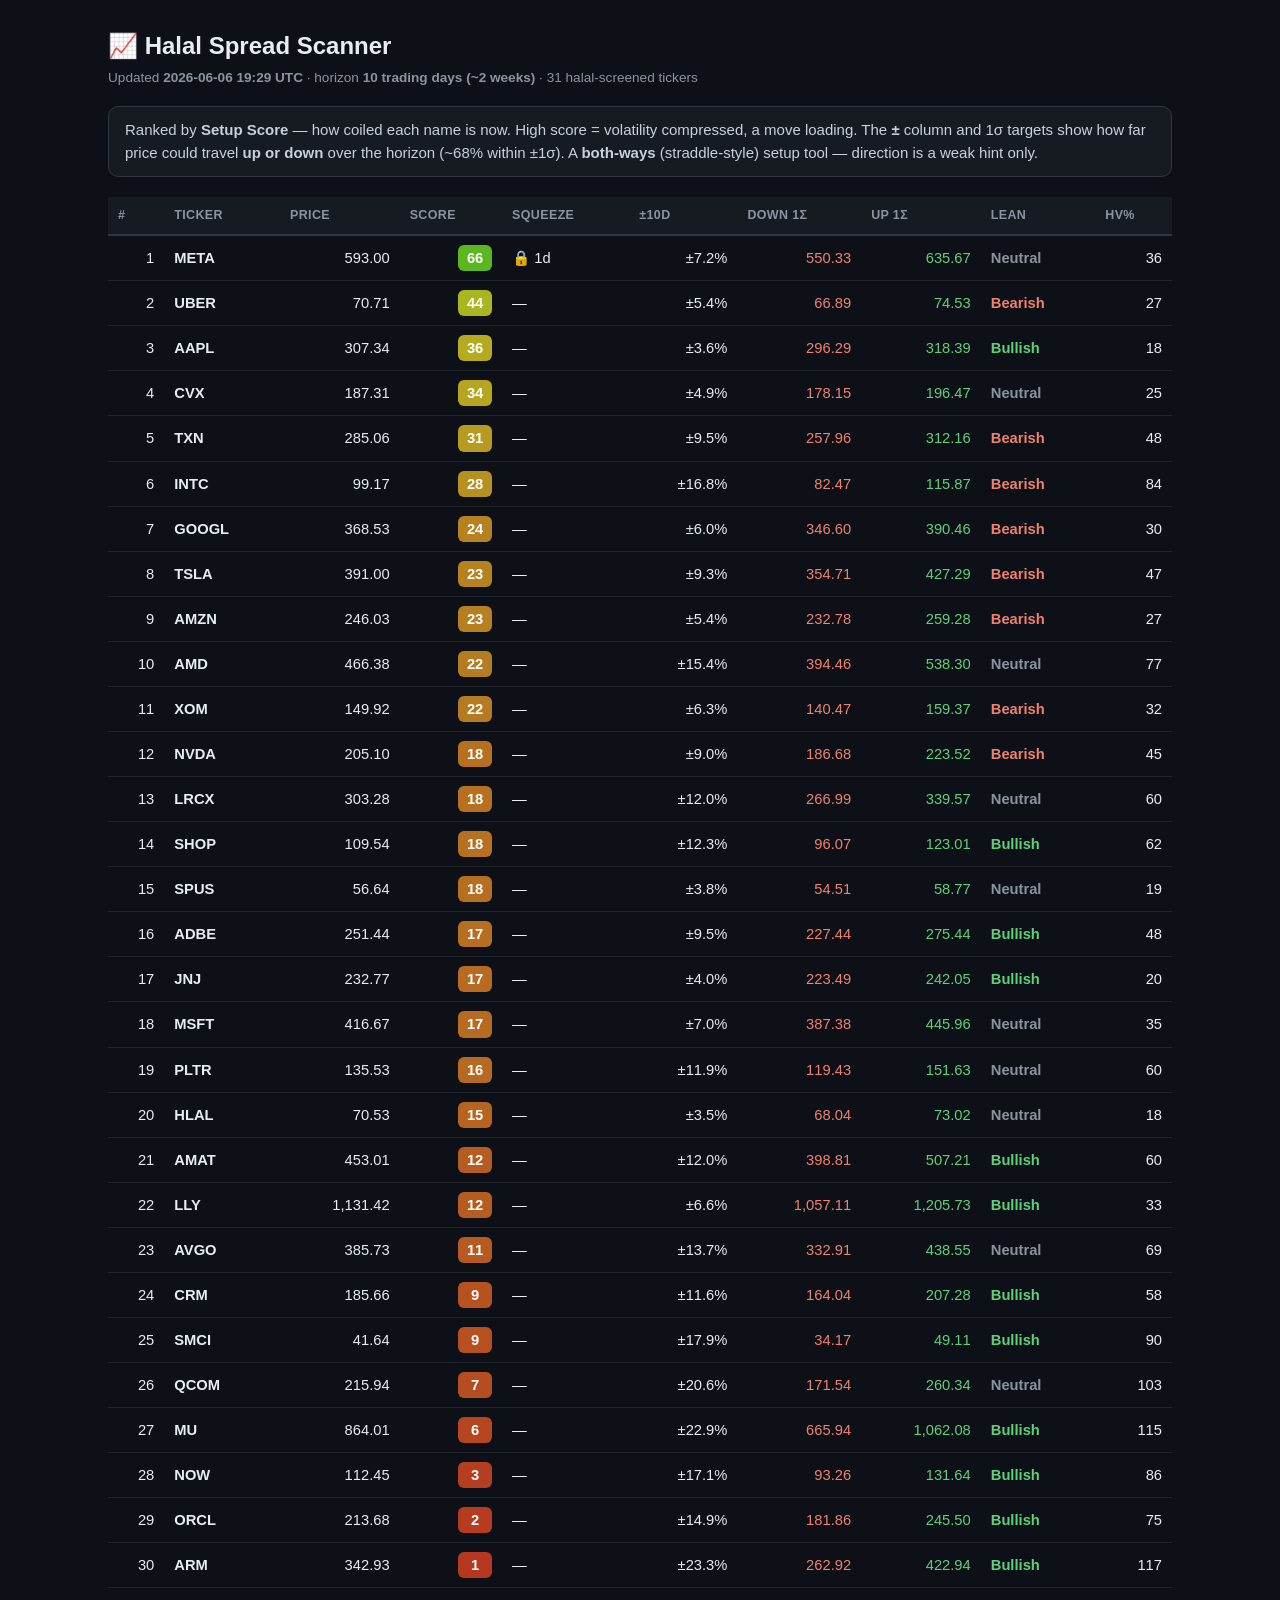
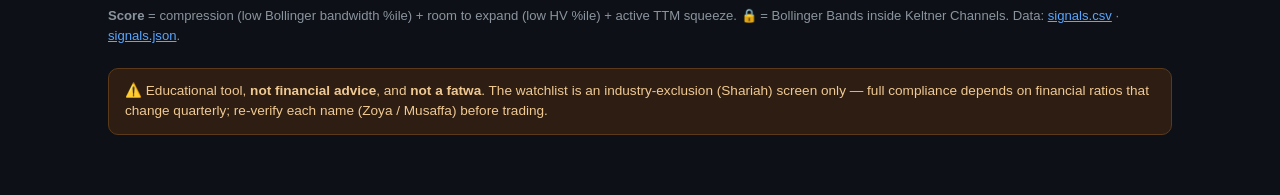
<file: output/index.html>
<!doctype html>
<html lang="en"><head>
<meta charset="utf-8">
<meta name="viewport" content="width=device-width, initial-scale=1">
<title>Halal Spread Scanner</title>
<style>
  :root { color-scheme: dark; }
  * { box-sizing: border-box; }
  body { margin: 0; background: #0d1117; color: #e6edf3;
    font: 15px/1.5 -apple-system, Segoe UI, Roboto, Helvetica, Arial, sans-serif; }
  .wrap { max-width: 1100px; margin: 0 auto; padding: 28px 18px 60px; }
  h1 { font-size: 1.5rem; margin: 0 0 4px; }
  .meta { color: #8b949e; font-size: .85rem; margin-bottom: 18px; }
  .lede { color: #c9d1d9; background: #161b22; border: 1px solid #30363d;
    border-radius: 10px; padding: 12px 16px; margin-bottom: 20px; }
  table { width: 100%; border-collapse: collapse; font-size: .92rem; }
  thead th { position: sticky; top: 0; background: #161b22; text-align: left;
    padding: 9px 10px; border-bottom: 2px solid #30363d; font-size: .78rem;
    text-transform: uppercase; letter-spacing: .03em; color: #8b949e; }
  tbody td { padding: 9px 10px; border-bottom: 1px solid #21262d; }
  tbody tr:hover { background: #161b22; }
  .num { text-align: right; font-variant-numeric: tabular-nums; }
  .tkr { font-weight: 700; }
  .score { display: inline-block; min-width: 34px; text-align: center;
    padding: 2px 8px; border-radius: 6px; font-weight: 700; color: #fff; }
  .down { color: #f0816f; } .up { color: #5fd07a; }
  .lean { font-weight: 600; }
  .bull { color: #5fd07a; } .bear { color: #f0816f; } .neut { color: #8b949e; }
  .legend { color: #8b949e; font-size: .82rem; margin-top: 18px; }
  .legend code { background: #161b22; padding: 1px 6px; border-radius: 4px; }
  .warn { margin-top: 22px; padding: 12px 16px; border-radius: 10px;
    background: #2d1d12; border: 1px solid #5a3a1a; color: #f0c992; font-size: .85rem; }
  a { color: #58a6ff; }
</style></head>
<body><div class="wrap">
  <h1>📈 Halal Spread Scanner</h1>
  <div class="meta">Updated <b>2026-06-06 19:29 UTC</b> · horizon <b>10 trading days (~2 weeks)</b> · 31 halal-screened tickers</div>
  <div class="lede">
    Ranked by <b>Setup Score</b> — how coiled each name is now. High score = volatility
    compressed, a move loading. The <b>±</b> column and 1σ targets show how far price
    could travel <b>up or down</b> over the horizon (~68% within ±1σ). A <b>both-ways</b>
    (straddle-style) setup tool — direction is a weak hint only.
  </div>
  <table>
    <thead><tr>
      <th>#</th><th>Ticker</th><th>Price</th><th>Score</th><th>Squeeze</th>
      <th>±10d</th><th>Down 1σ</th><th>Up 1σ</th><th>Lean</th><th>HV%</th>
    </tr></thead>
    <tbody>
<tr>
  <td class="num">1</td>
  <td class="tkr">META</td>
  <td class="num">593.00</td>
  <td class="num"><span class="score" style="background:hsl(96 70% 42%)">66</span></td>
  <td>🔒 1d</td>
  <td class="num">±7.2%</td>
  <td class="num down">550.33</td>
  <td class="num up">635.67</td>
  <td class="lean neut">Neutral</td>
  <td class="num">36</td>
</tr>
<tr>
  <td class="num">2</td>
  <td class="tkr">UBER</td>
  <td class="num">70.71</td>
  <td class="num"><span class="score" style="background:hsl(65 70% 42%)">44</span></td>
  <td>—</td>
  <td class="num">±5.4%</td>
  <td class="num down">66.89</td>
  <td class="num up">74.53</td>
  <td class="lean bear">Bearish</td>
  <td class="num">27</td>
</tr>
<tr>
  <td class="num">3</td>
  <td class="tkr">AAPL</td>
  <td class="num">307.34</td>
  <td class="num"><span class="score" style="background:hsl(55 70% 42%)">36</span></td>
  <td>—</td>
  <td class="num">±3.6%</td>
  <td class="num down">296.29</td>
  <td class="num up">318.39</td>
  <td class="lean bull">Bullish</td>
  <td class="num">18</td>
</tr>
<tr>
  <td class="num">4</td>
  <td class="tkr">CVX</td>
  <td class="num">187.31</td>
  <td class="num"><span class="score" style="background:hsl(53 70% 42%)">34</span></td>
  <td>—</td>
  <td class="num">±4.9%</td>
  <td class="num down">178.15</td>
  <td class="num up">196.47</td>
  <td class="lean neut">Neutral</td>
  <td class="num">25</td>
</tr>
<tr>
  <td class="num">5</td>
  <td class="tkr">TXN</td>
  <td class="num">285.06</td>
  <td class="num"><span class="score" style="background:hsl(49 70% 42%)">31</span></td>
  <td>—</td>
  <td class="num">±9.5%</td>
  <td class="num down">257.96</td>
  <td class="num up">312.16</td>
  <td class="lean bear">Bearish</td>
  <td class="num">48</td>
</tr>
<tr>
  <td class="num">6</td>
  <td class="tkr">INTC</td>
  <td class="num">99.17</td>
  <td class="num"><span class="score" style="background:hsl(45 70% 42%)">28</span></td>
  <td>—</td>
  <td class="num">±16.8%</td>
  <td class="num down">82.47</td>
  <td class="num up">115.87</td>
  <td class="lean bear">Bearish</td>
  <td class="num">84</td>
</tr>
<tr>
  <td class="num">7</td>
  <td class="tkr">GOOGL</td>
  <td class="num">368.53</td>
  <td class="num"><span class="score" style="background:hsl(39 70% 42%)">24</span></td>
  <td>—</td>
  <td class="num">±6.0%</td>
  <td class="num down">346.60</td>
  <td class="num up">390.46</td>
  <td class="lean bear">Bearish</td>
  <td class="num">30</td>
</tr>
<tr>
  <td class="num">8</td>
  <td class="tkr">TSLA</td>
  <td class="num">391.00</td>
  <td class="num"><span class="score" style="background:hsl(39 70% 42%)">23</span></td>
  <td>—</td>
  <td class="num">±9.3%</td>
  <td class="num down">354.71</td>
  <td class="num up">427.29</td>
  <td class="lean bear">Bearish</td>
  <td class="num">47</td>
</tr>
<tr>
  <td class="num">9</td>
  <td class="tkr">AMZN</td>
  <td class="num">246.03</td>
  <td class="num"><span class="score" style="background:hsl(38 70% 42%)">23</span></td>
  <td>—</td>
  <td class="num">±5.4%</td>
  <td class="num down">232.78</td>
  <td class="num up">259.28</td>
  <td class="lean bear">Bearish</td>
  <td class="num">27</td>
</tr>
<tr>
  <td class="num">10</td>
  <td class="tkr">AMD</td>
  <td class="num">466.38</td>
  <td class="num"><span class="score" style="background:hsl(37 70% 42%)">22</span></td>
  <td>—</td>
  <td class="num">±15.4%</td>
  <td class="num down">394.46</td>
  <td class="num up">538.30</td>
  <td class="lean neut">Neutral</td>
  <td class="num">77</td>
</tr>
<tr>
  <td class="num">11</td>
  <td class="tkr">XOM</td>
  <td class="num">149.92</td>
  <td class="num"><span class="score" style="background:hsl(36 70% 42%)">22</span></td>
  <td>—</td>
  <td class="num">±6.3%</td>
  <td class="num down">140.47</td>
  <td class="num up">159.37</td>
  <td class="lean bear">Bearish</td>
  <td class="num">32</td>
</tr>
<tr>
  <td class="num">12</td>
  <td class="tkr">NVDA</td>
  <td class="num">205.10</td>
  <td class="num"><span class="score" style="background:hsl(32 70% 42%)">18</span></td>
  <td>—</td>
  <td class="num">±9.0%</td>
  <td class="num down">186.68</td>
  <td class="num up">223.52</td>
  <td class="lean bear">Bearish</td>
  <td class="num">45</td>
</tr>
<tr>
  <td class="num">13</td>
  <td class="tkr">LRCX</td>
  <td class="num">303.28</td>
  <td class="num"><span class="score" style="background:hsl(32 70% 42%)">18</span></td>
  <td>—</td>
  <td class="num">±12.0%</td>
  <td class="num down">266.99</td>
  <td class="num up">339.57</td>
  <td class="lean neut">Neutral</td>
  <td class="num">60</td>
</tr>
<tr>
  <td class="num">14</td>
  <td class="tkr">SHOP</td>
  <td class="num">109.54</td>
  <td class="num"><span class="score" style="background:hsl(32 70% 42%)">18</span></td>
  <td>—</td>
  <td class="num">±12.3%</td>
  <td class="num down">96.07</td>
  <td class="num up">123.01</td>
  <td class="lean bull">Bullish</td>
  <td class="num">62</td>
</tr>
<tr>
  <td class="num">15</td>
  <td class="tkr">SPUS</td>
  <td class="num">56.64</td>
  <td class="num"><span class="score" style="background:hsl(31 70% 42%)">18</span></td>
  <td>—</td>
  <td class="num">±3.8%</td>
  <td class="num down">54.51</td>
  <td class="num up">58.77</td>
  <td class="lean neut">Neutral</td>
  <td class="num">19</td>
</tr>
<tr>
  <td class="num">16</td>
  <td class="tkr">ADBE</td>
  <td class="num">251.44</td>
  <td class="num"><span class="score" style="background:hsl(31 70% 42%)">17</span></td>
  <td>—</td>
  <td class="num">±9.5%</td>
  <td class="num down">227.44</td>
  <td class="num up">275.44</td>
  <td class="lean bull">Bullish</td>
  <td class="num">48</td>
</tr>
<tr>
  <td class="num">17</td>
  <td class="tkr">JNJ</td>
  <td class="num">232.77</td>
  <td class="num"><span class="score" style="background:hsl(30 70% 42%)">17</span></td>
  <td>—</td>
  <td class="num">±4.0%</td>
  <td class="num down">223.49</td>
  <td class="num up">242.05</td>
  <td class="lean bull">Bullish</td>
  <td class="num">20</td>
</tr>
<tr>
  <td class="num">18</td>
  <td class="tkr">MSFT</td>
  <td class="num">416.67</td>
  <td class="num"><span class="score" style="background:hsl(30 70% 42%)">17</span></td>
  <td>—</td>
  <td class="num">±7.0%</td>
  <td class="num down">387.38</td>
  <td class="num up">445.96</td>
  <td class="lean neut">Neutral</td>
  <td class="num">35</td>
</tr>
<tr>
  <td class="num">19</td>
  <td class="tkr">PLTR</td>
  <td class="num">135.53</td>
  <td class="num"><span class="score" style="background:hsl(29 70% 42%)">16</span></td>
  <td>—</td>
  <td class="num">±11.9%</td>
  <td class="num down">119.43</td>
  <td class="num up">151.63</td>
  <td class="lean neut">Neutral</td>
  <td class="num">60</td>
</tr>
<tr>
  <td class="num">20</td>
  <td class="tkr">HLAL</td>
  <td class="num">70.53</td>
  <td class="num"><span class="score" style="background:hsl(27 70% 42%)">15</span></td>
  <td>—</td>
  <td class="num">±3.5%</td>
  <td class="num down">68.04</td>
  <td class="num up">73.02</td>
  <td class="lean neut">Neutral</td>
  <td class="num">18</td>
</tr>
<tr>
  <td class="num">21</td>
  <td class="tkr">AMAT</td>
  <td class="num">453.01</td>
  <td class="num"><span class="score" style="background:hsl(24 70% 42%)">12</span></td>
  <td>—</td>
  <td class="num">±12.0%</td>
  <td class="num down">398.81</td>
  <td class="num up">507.21</td>
  <td class="lean bull">Bullish</td>
  <td class="num">60</td>
</tr>
<tr>
  <td class="num">22</td>
  <td class="tkr">LLY</td>
  <td class="num">1,131.42</td>
  <td class="num"><span class="score" style="background:hsl(24 70% 42%)">12</span></td>
  <td>—</td>
  <td class="num">±6.6%</td>
  <td class="num down">1,057.11</td>
  <td class="num up">1,205.73</td>
  <td class="lean bull">Bullish</td>
  <td class="num">33</td>
</tr>
<tr>
  <td class="num">23</td>
  <td class="tkr">AVGO</td>
  <td class="num">385.73</td>
  <td class="num"><span class="score" style="background:hsl(23 70% 42%)">11</span></td>
  <td>—</td>
  <td class="num">±13.7%</td>
  <td class="num down">332.91</td>
  <td class="num up">438.55</td>
  <td class="lean neut">Neutral</td>
  <td class="num">69</td>
</tr>
<tr>
  <td class="num">24</td>
  <td class="tkr">CRM</td>
  <td class="num">185.66</td>
  <td class="num"><span class="score" style="background:hsl(20 70% 42%)">9</span></td>
  <td>—</td>
  <td class="num">±11.6%</td>
  <td class="num down">164.04</td>
  <td class="num up">207.28</td>
  <td class="lean bull">Bullish</td>
  <td class="num">58</td>
</tr>
<tr>
  <td class="num">25</td>
  <td class="tkr">SMCI</td>
  <td class="num">41.64</td>
  <td class="num"><span class="score" style="background:hsl(19 70% 42%)">9</span></td>
  <td>—</td>
  <td class="num">±17.9%</td>
  <td class="num down">34.17</td>
  <td class="num up">49.11</td>
  <td class="lean bull">Bullish</td>
  <td class="num">90</td>
</tr>
<tr>
  <td class="num">26</td>
  <td class="tkr">QCOM</td>
  <td class="num">215.94</td>
  <td class="num"><span class="score" style="background:hsl(18 70% 42%)">7</span></td>
  <td>—</td>
  <td class="num">±20.6%</td>
  <td class="num down">171.54</td>
  <td class="num up">260.34</td>
  <td class="lean neut">Neutral</td>
  <td class="num">103</td>
</tr>
<tr>
  <td class="num">27</td>
  <td class="tkr">MU</td>
  <td class="num">864.01</td>
  <td class="num"><span class="score" style="background:hsl(15 70% 42%)">6</span></td>
  <td>—</td>
  <td class="num">±22.9%</td>
  <td class="num down">665.94</td>
  <td class="num up">1,062.08</td>
  <td class="lean bull">Bullish</td>
  <td class="num">115</td>
</tr>
<tr>
  <td class="num">28</td>
  <td class="tkr">NOW</td>
  <td class="num">112.45</td>
  <td class="num"><span class="score" style="background:hsl(12 70% 42%)">3</span></td>
  <td>—</td>
  <td class="num">±17.1%</td>
  <td class="num down">93.26</td>
  <td class="num up">131.64</td>
  <td class="lean bull">Bullish</td>
  <td class="num">86</td>
</tr>
<tr>
  <td class="num">29</td>
  <td class="tkr">ORCL</td>
  <td class="num">213.68</td>
  <td class="num"><span class="score" style="background:hsl(11 70% 42%)">2</span></td>
  <td>—</td>
  <td class="num">±14.9%</td>
  <td class="num down">181.86</td>
  <td class="num up">245.50</td>
  <td class="lean bull">Bullish</td>
  <td class="num">75</td>
</tr>
<tr>
  <td class="num">30</td>
  <td class="tkr">ARM</td>
  <td class="num">342.93</td>
  <td class="num"><span class="score" style="background:hsl(9 70% 42%)">1</span></td>
  <td>—</td>
  <td class="num">±23.3%</td>
  <td class="num down">262.92</td>
  <td class="num up">422.94</td>
  <td class="lean bull">Bullish</td>
  <td class="num">117</td>
</tr>
    </tbody>
  </table>
  <div class="legend">
    <b>Score</b> = compression (low Bollinger bandwidth %ile) + room to expand (low HV %ile)
    + active TTM squeeze. <b>🔒</b> = Bollinger Bands inside Keltner Channels.
    Data: <a href="signals.csv">signals.csv</a> · <a href="signals.json">signals.json</a>.
  </div>
  <div class="warn">
    ⚠️ Educational tool, <b>not financial advice</b>, and <b>not a fatwa</b>. The watchlist
    is an industry-exclusion (Shariah) screen only — full compliance depends on financial
    ratios that change quarterly; re-verify each name (Zoya / Musaffa) before trading.
  </div>
</div></body></html>
</file>
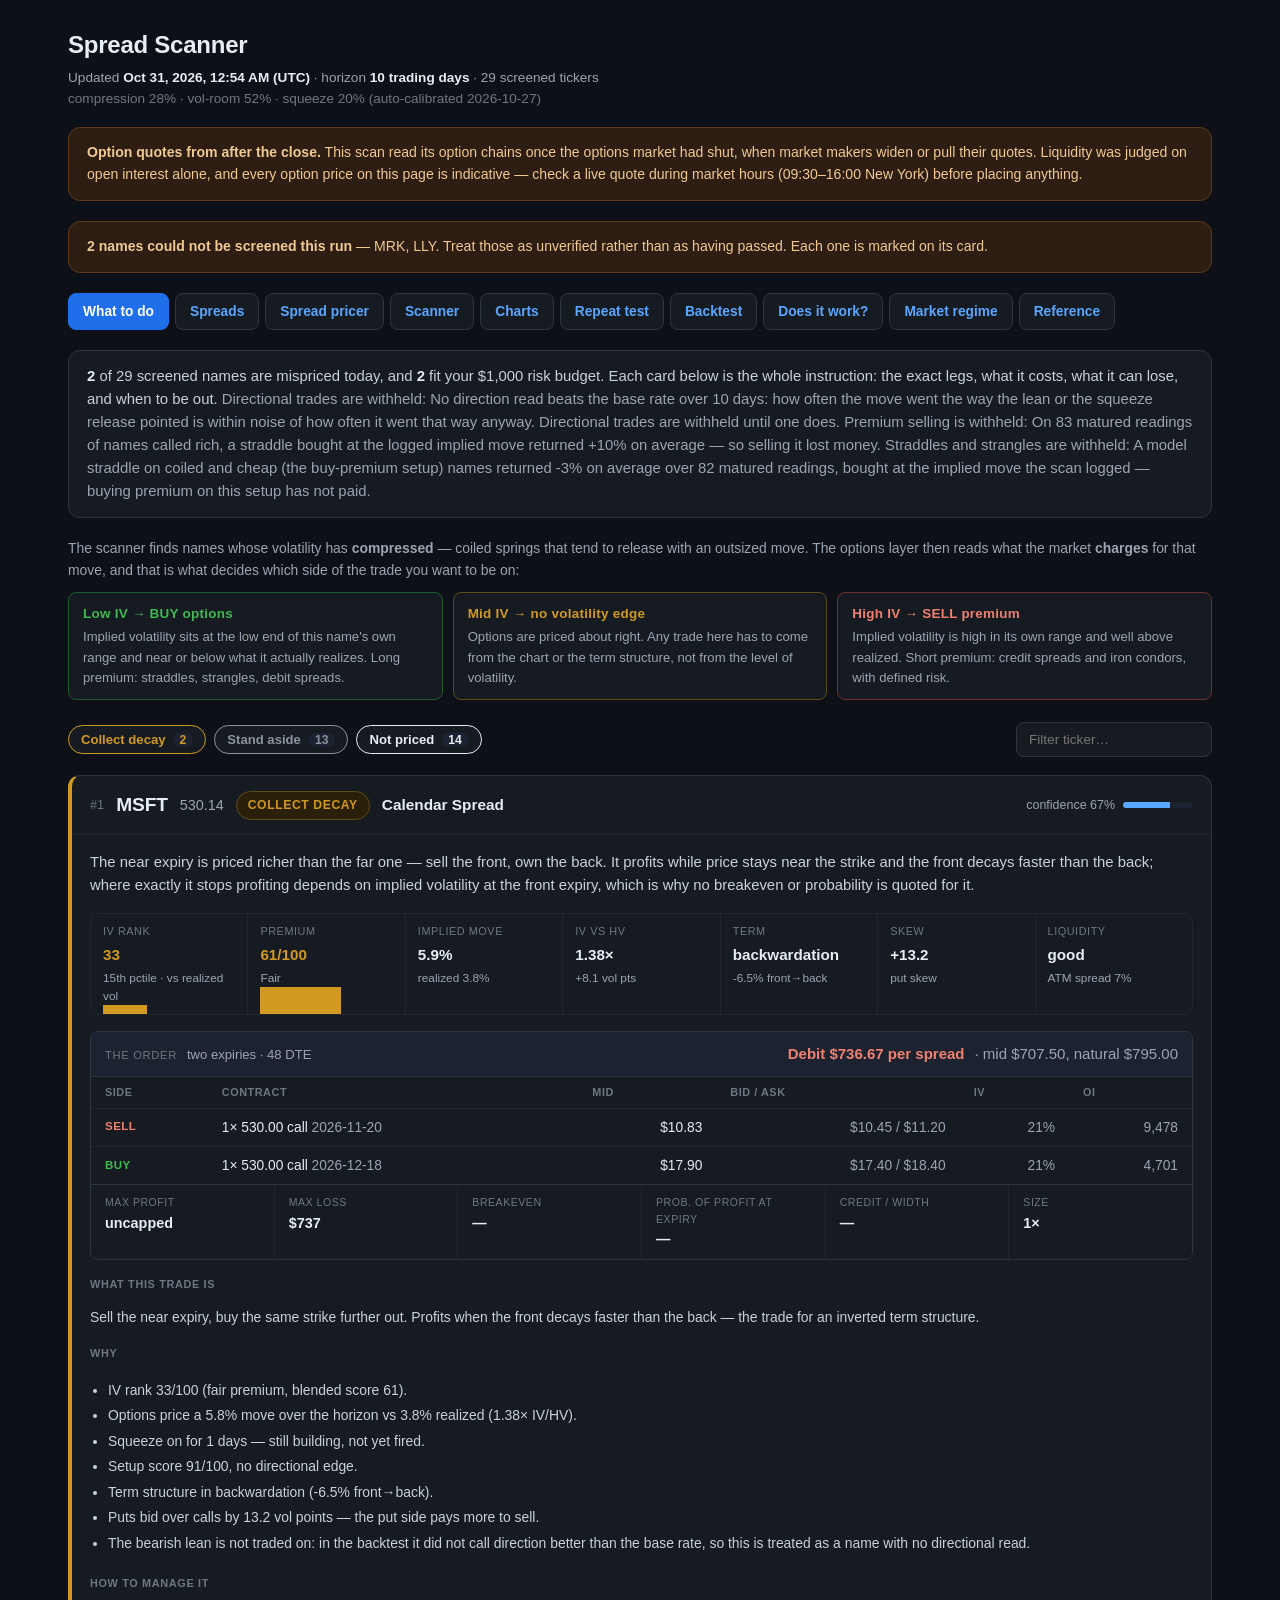
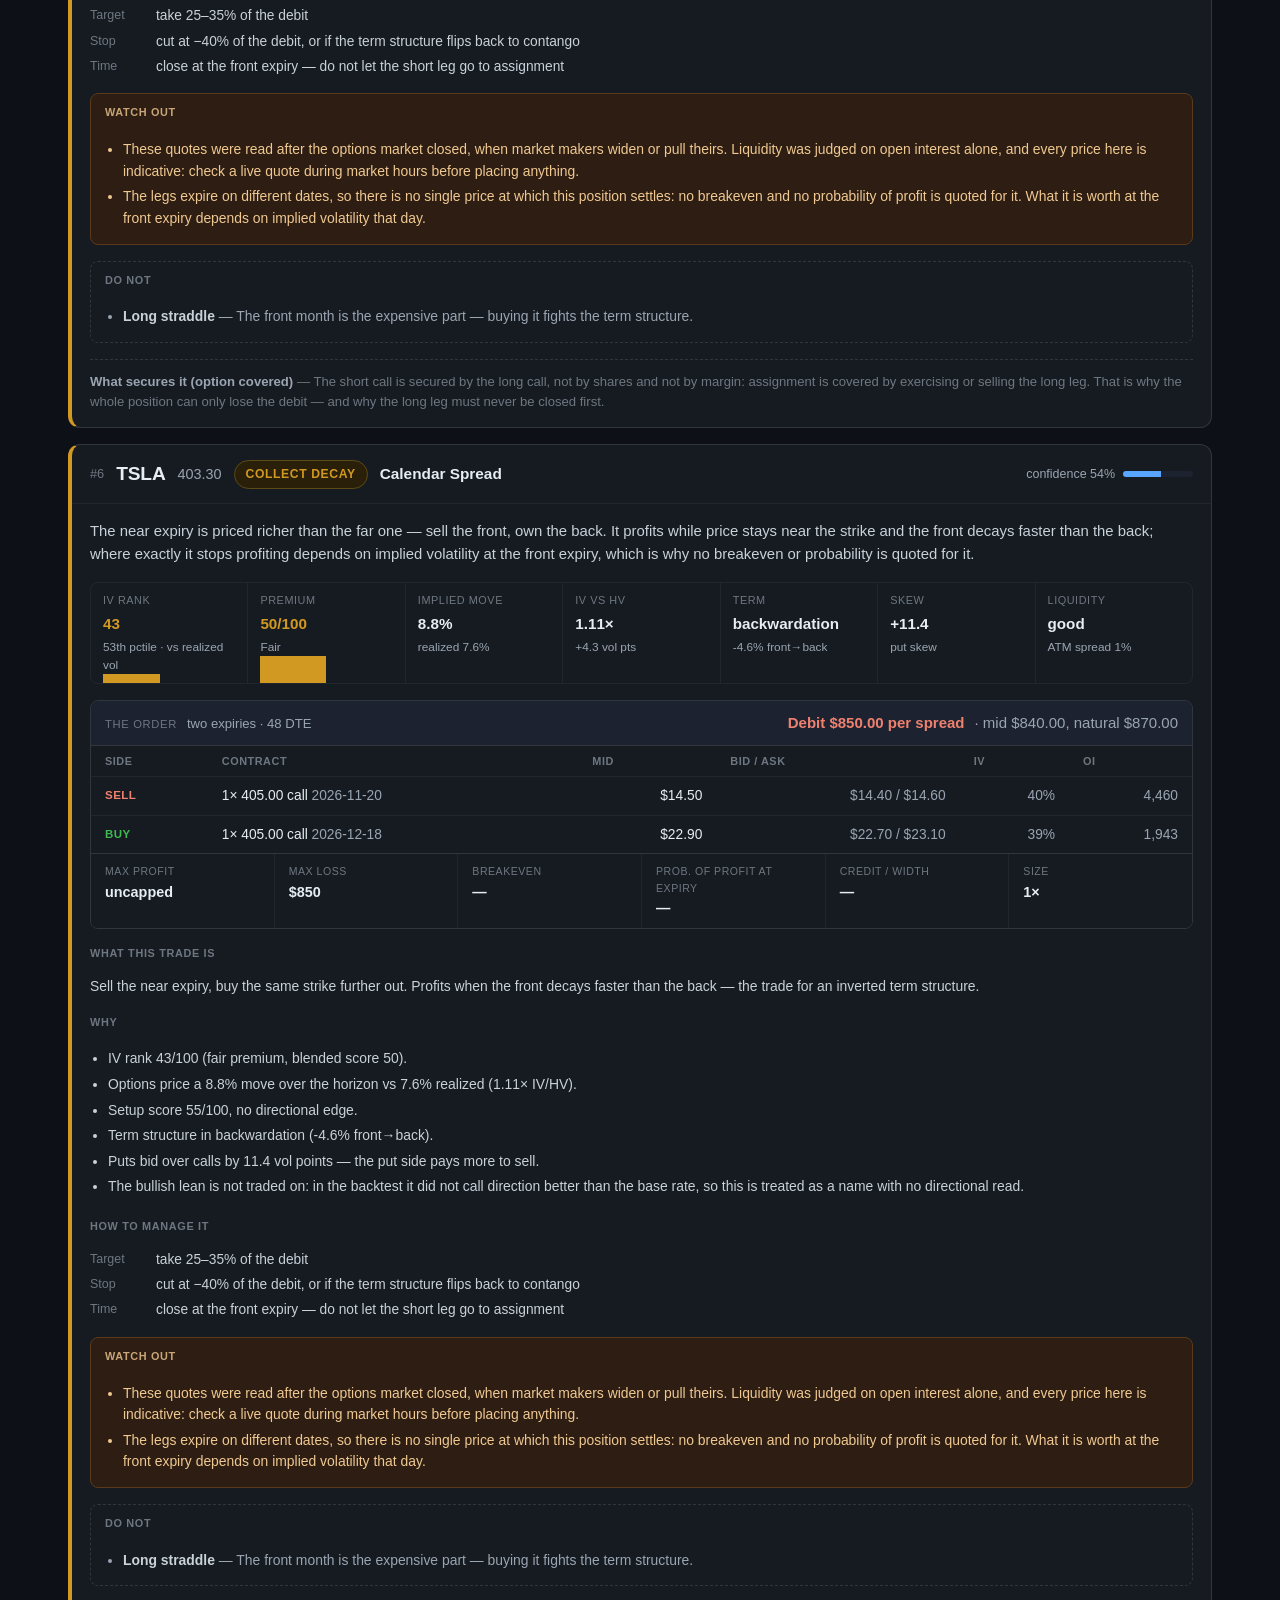
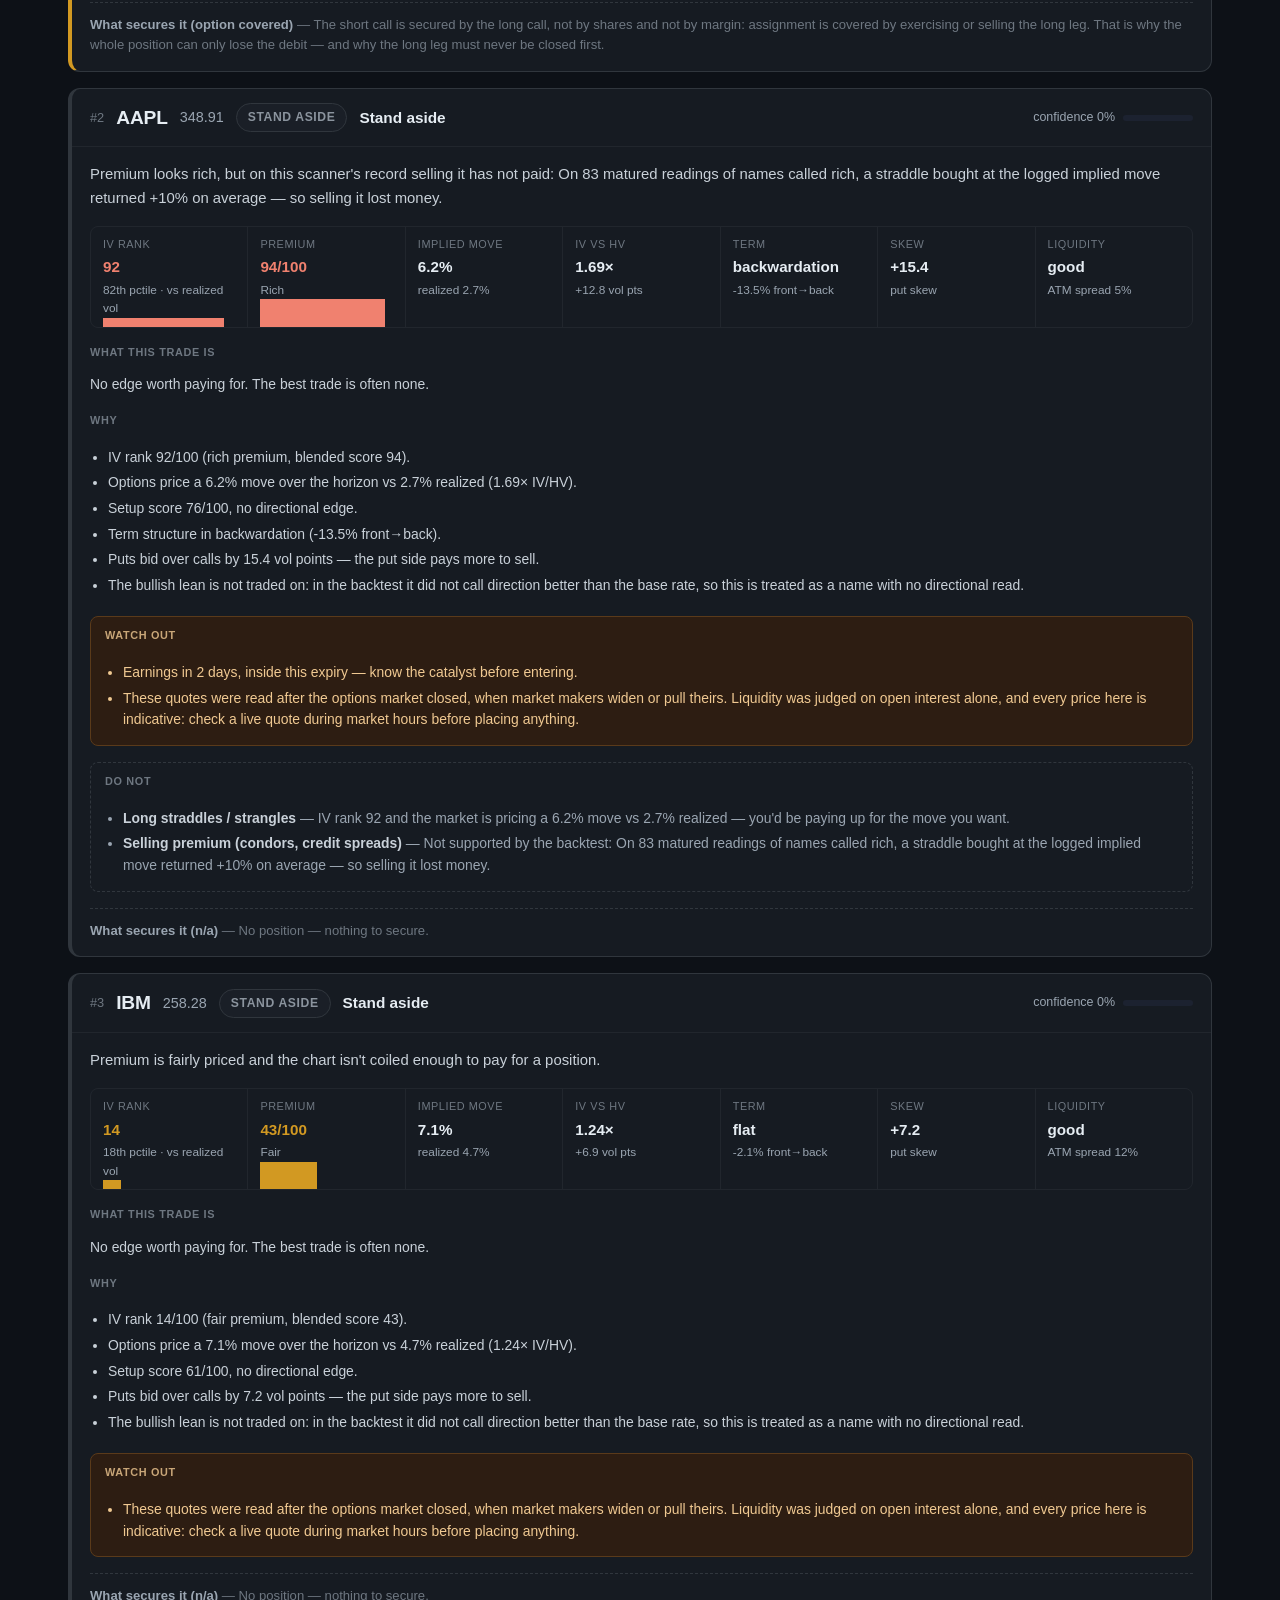
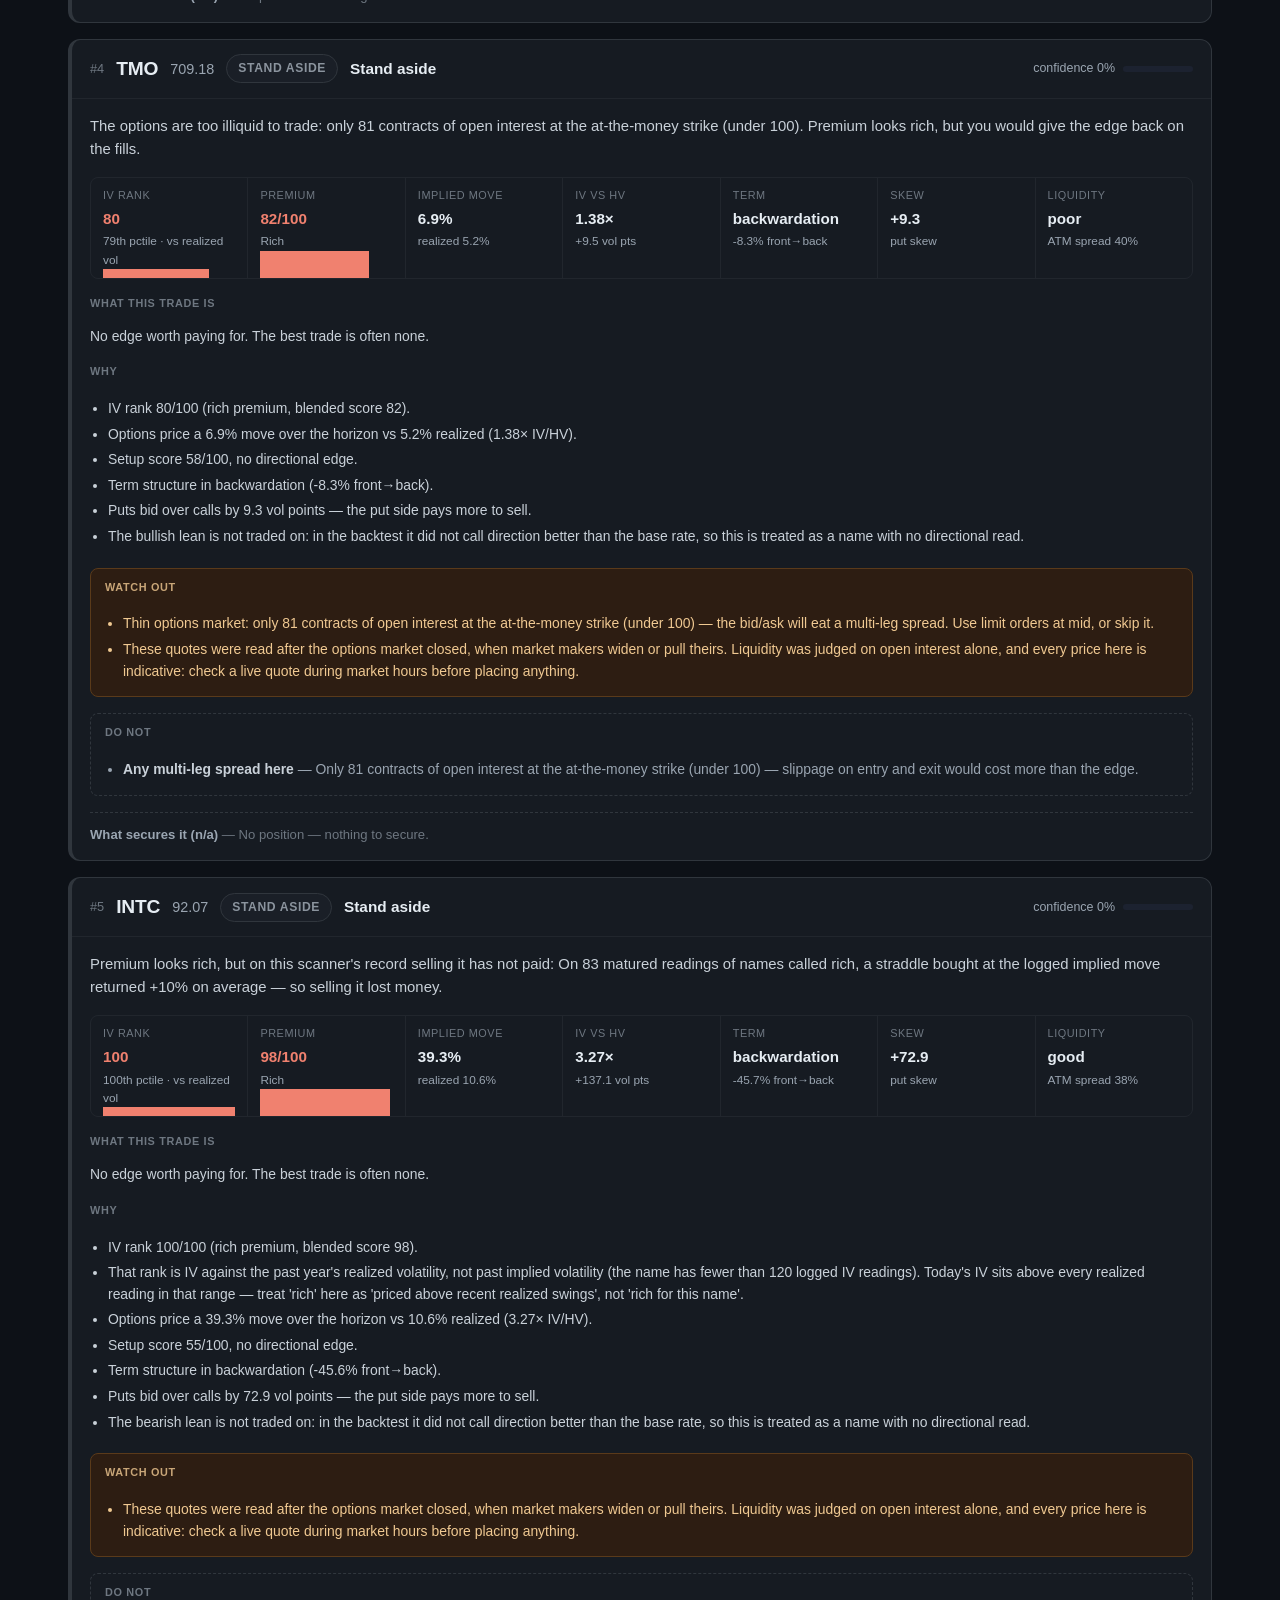
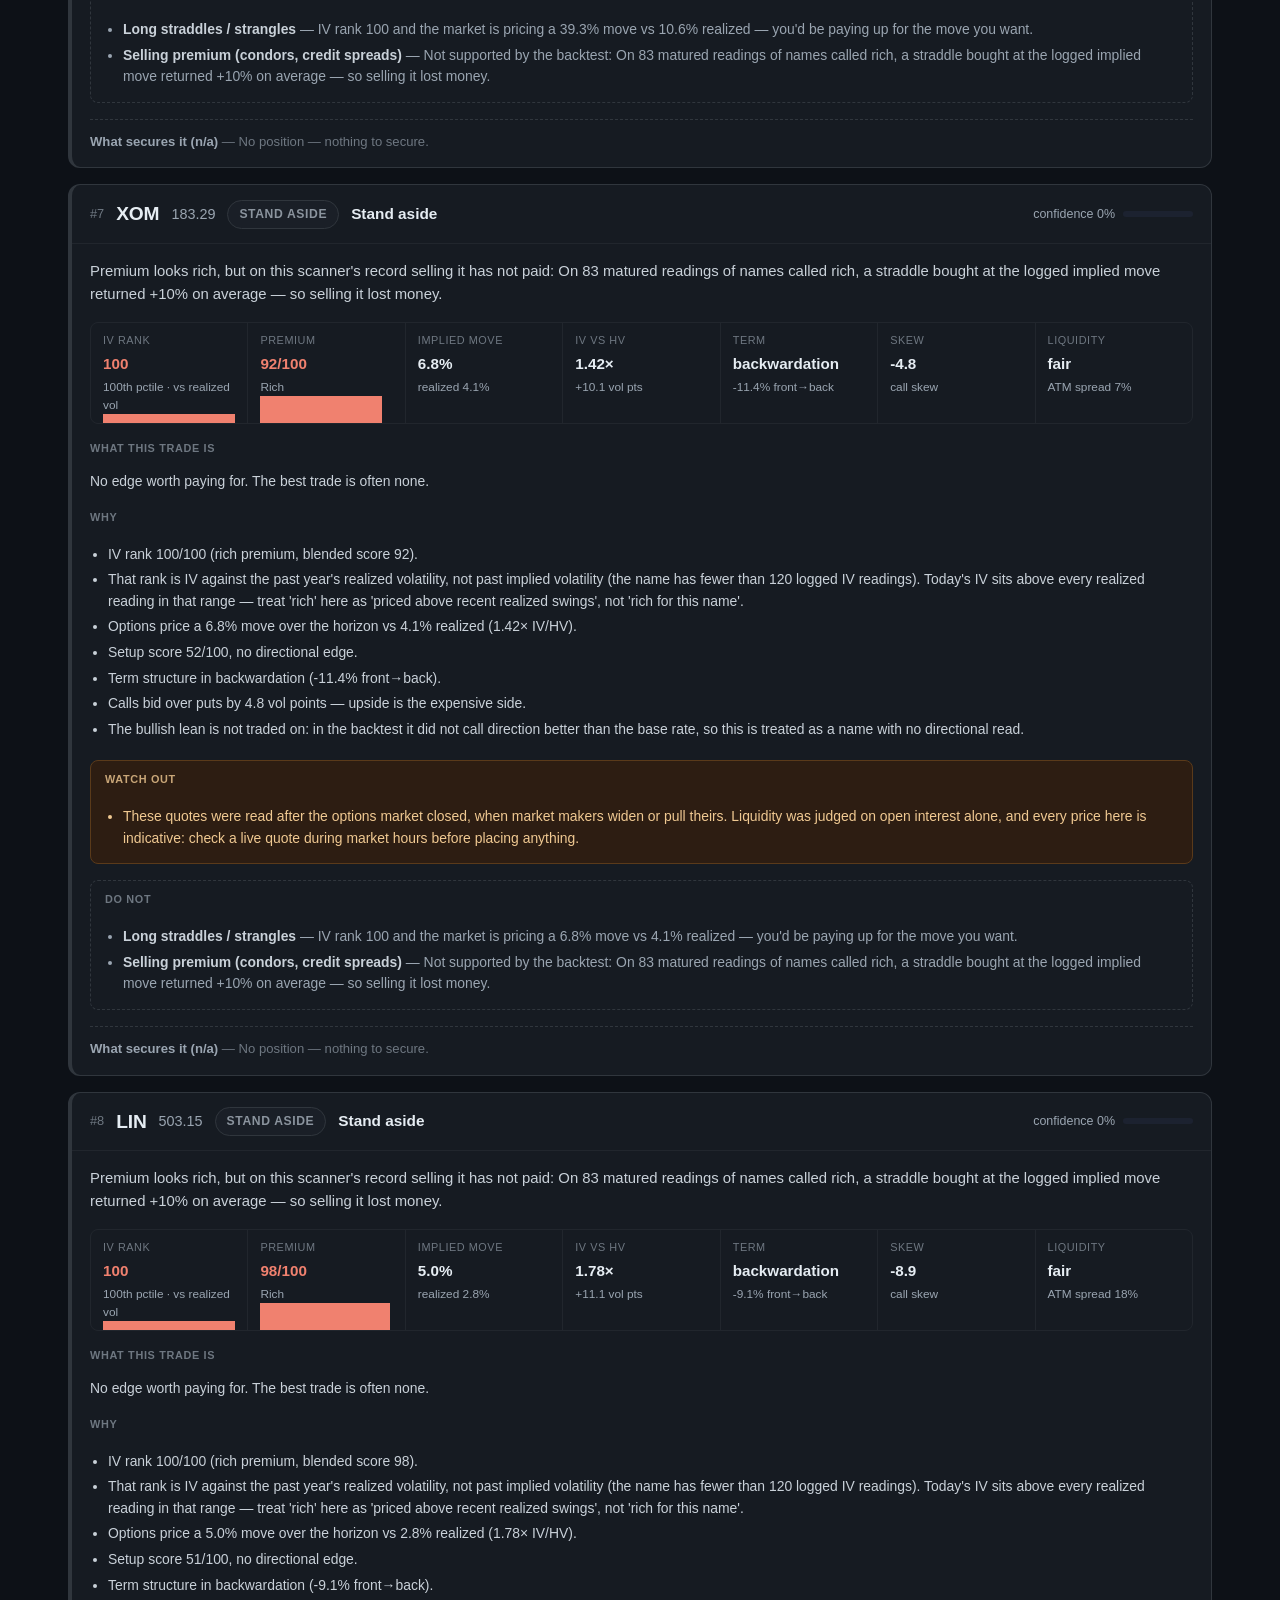
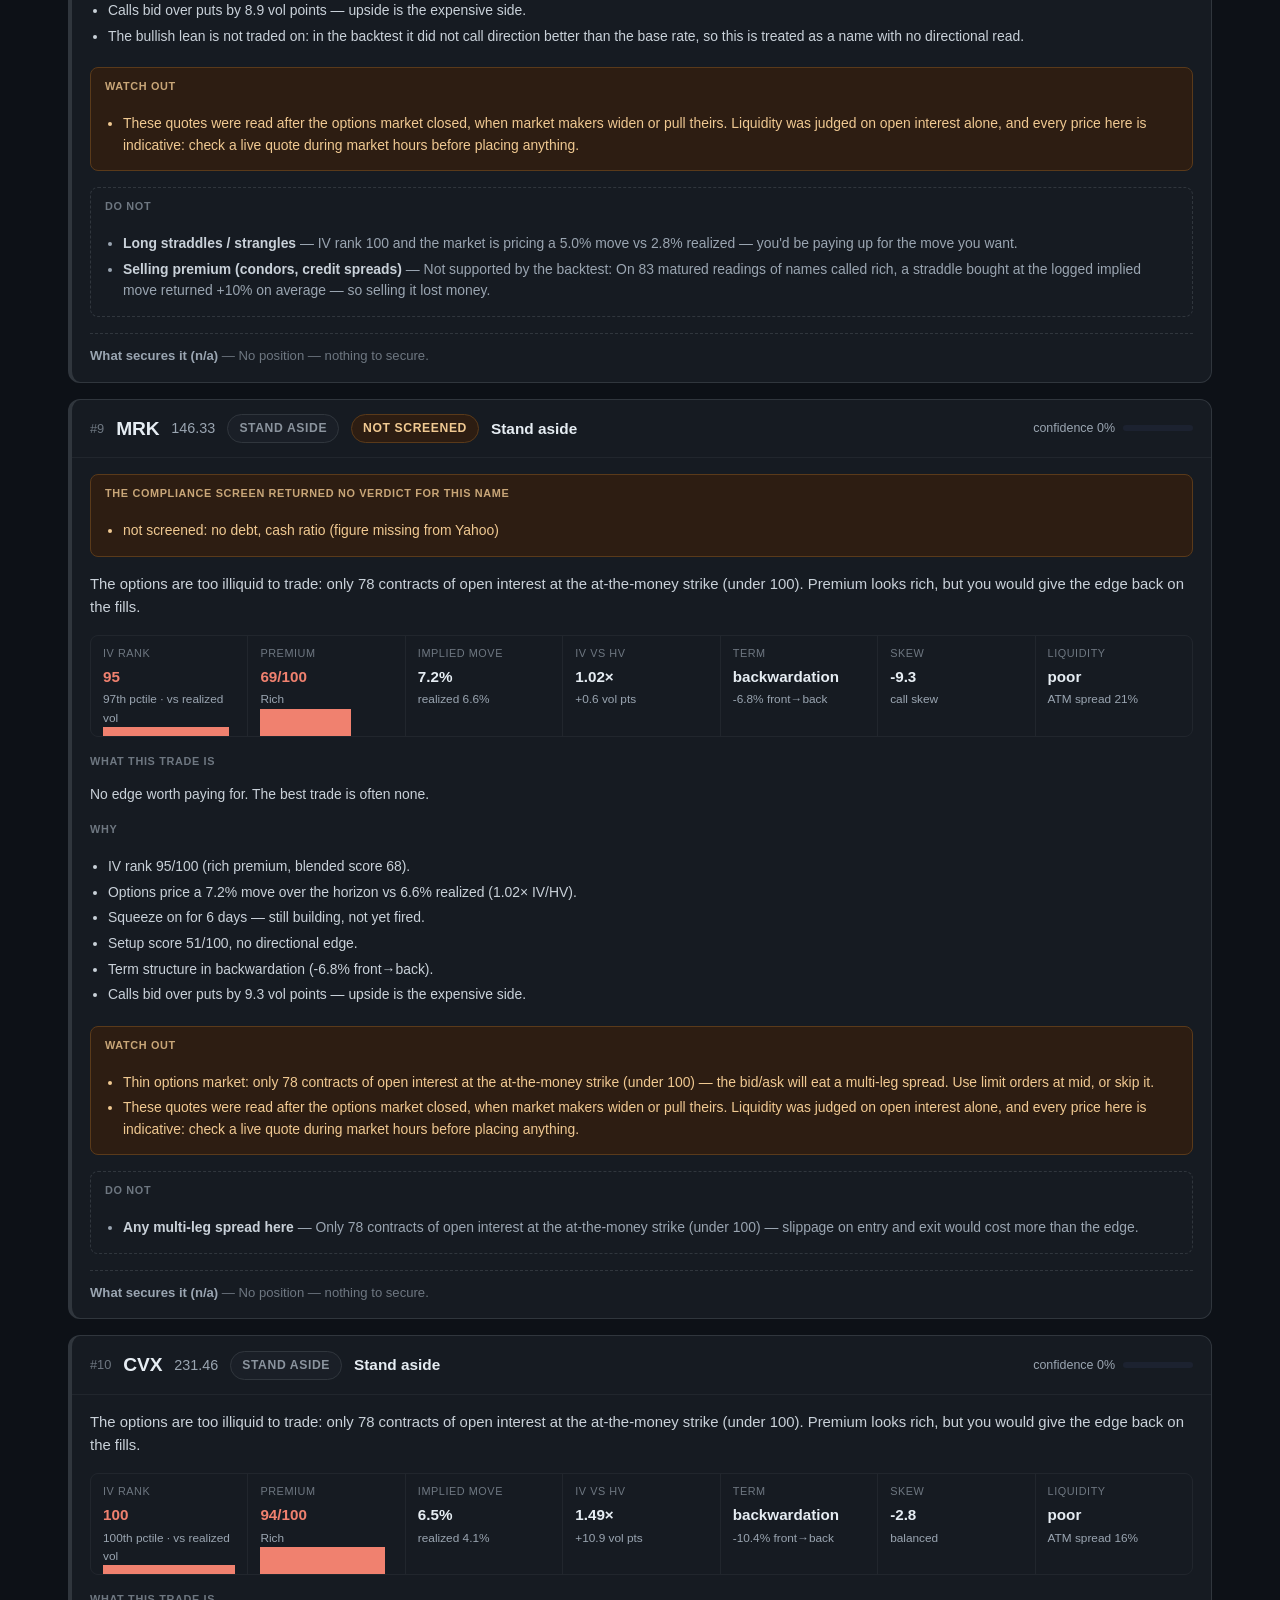
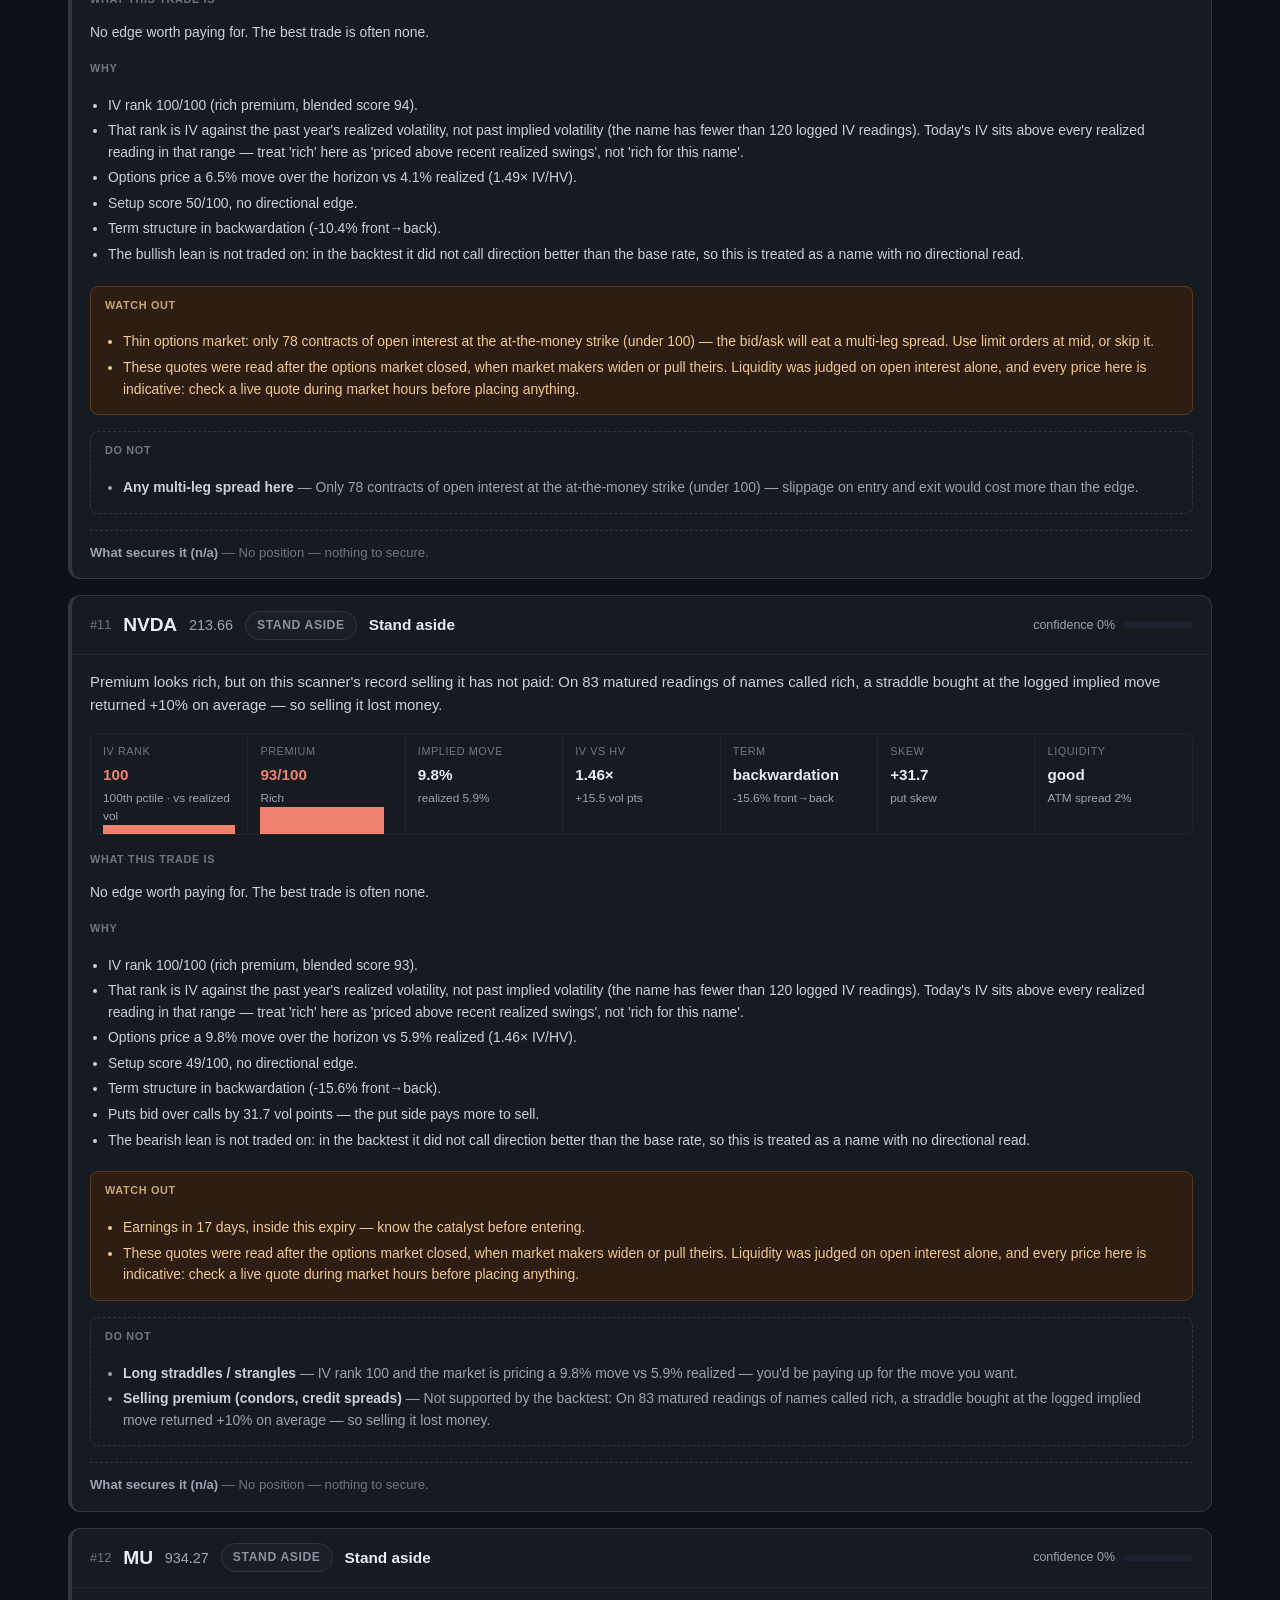
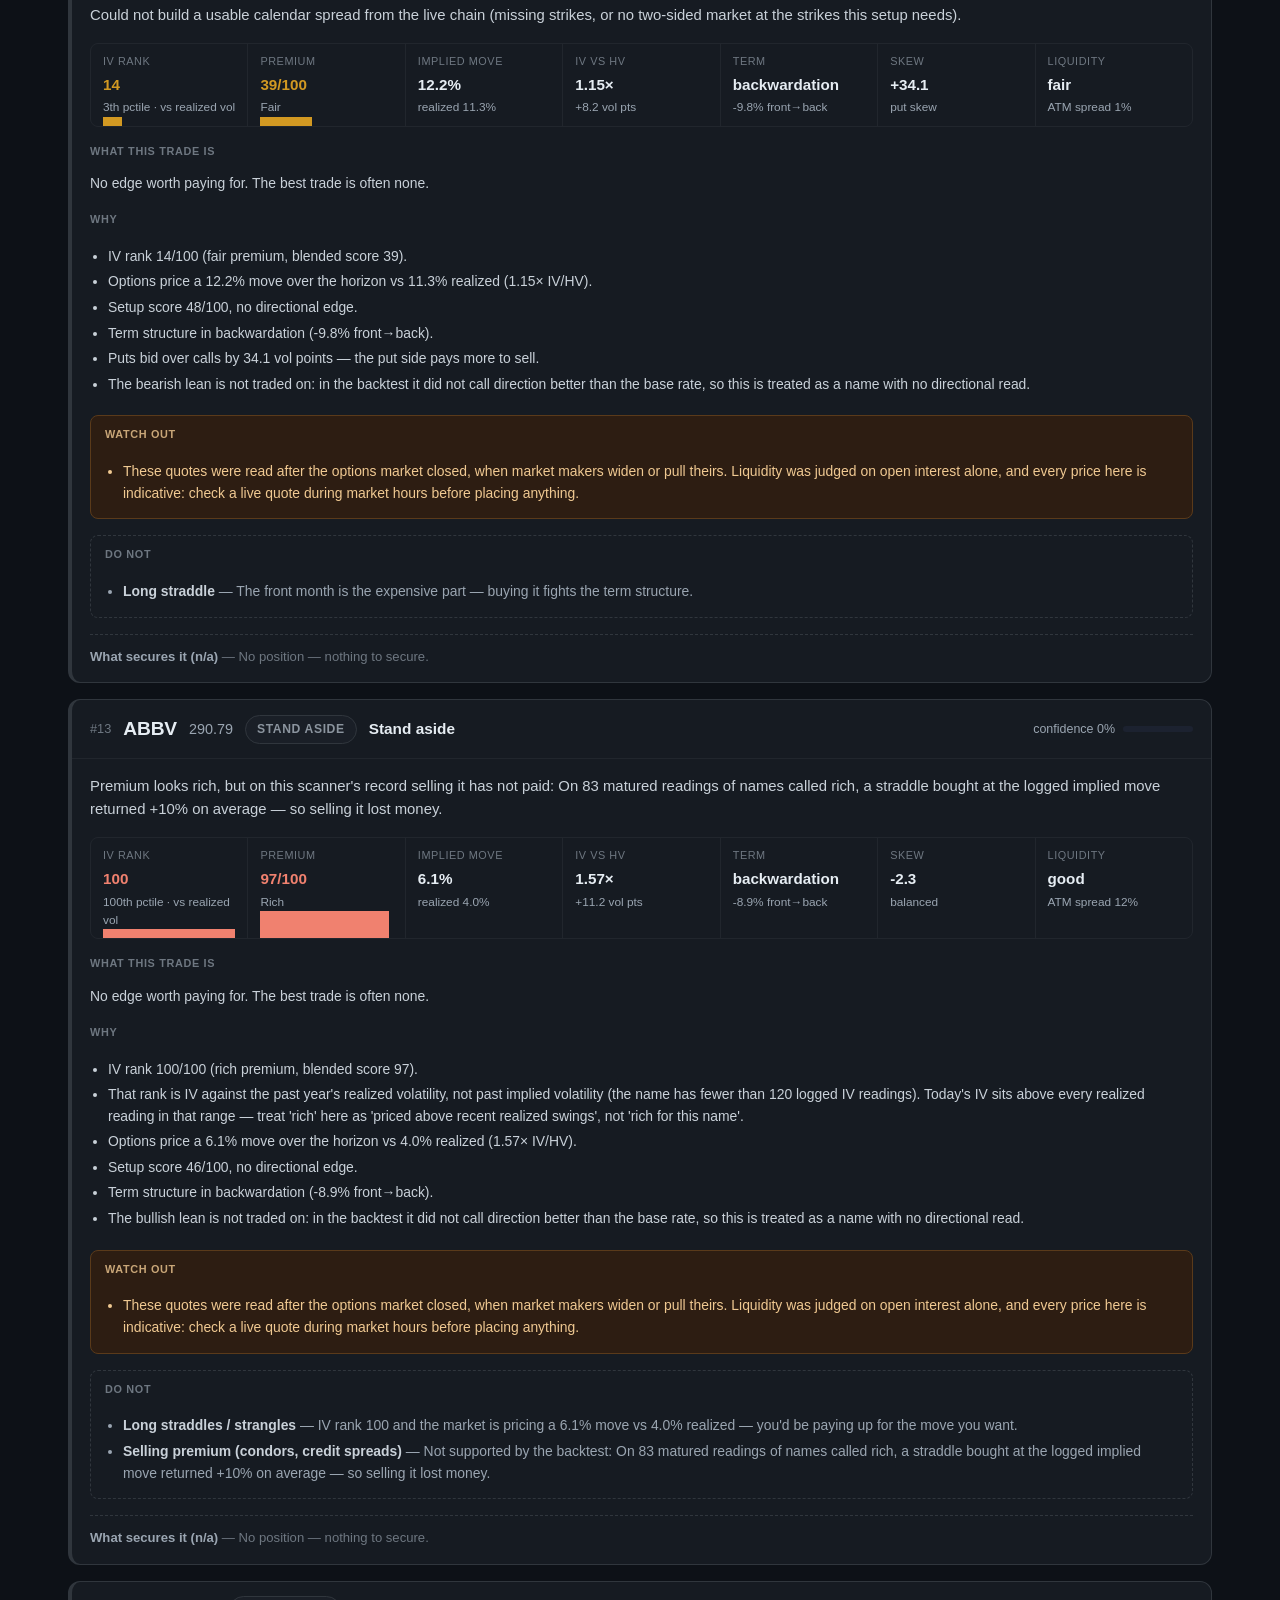
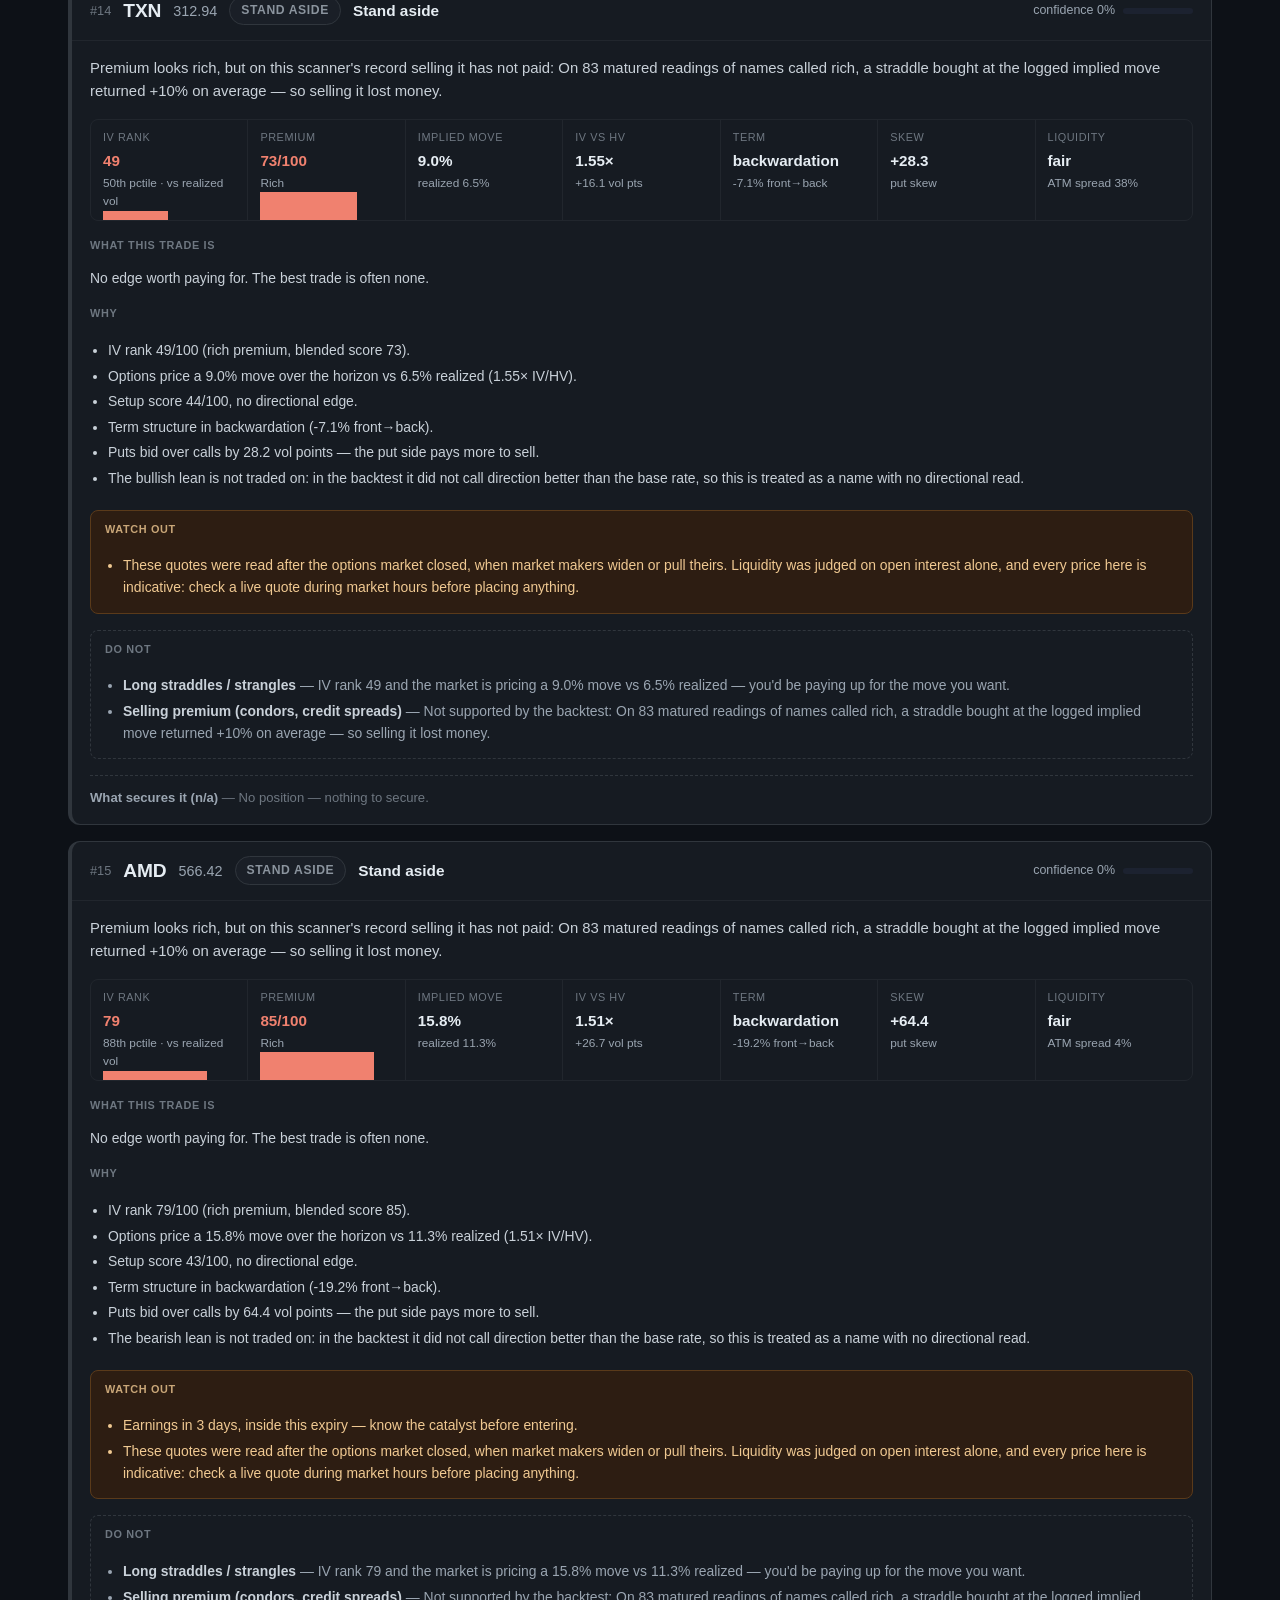
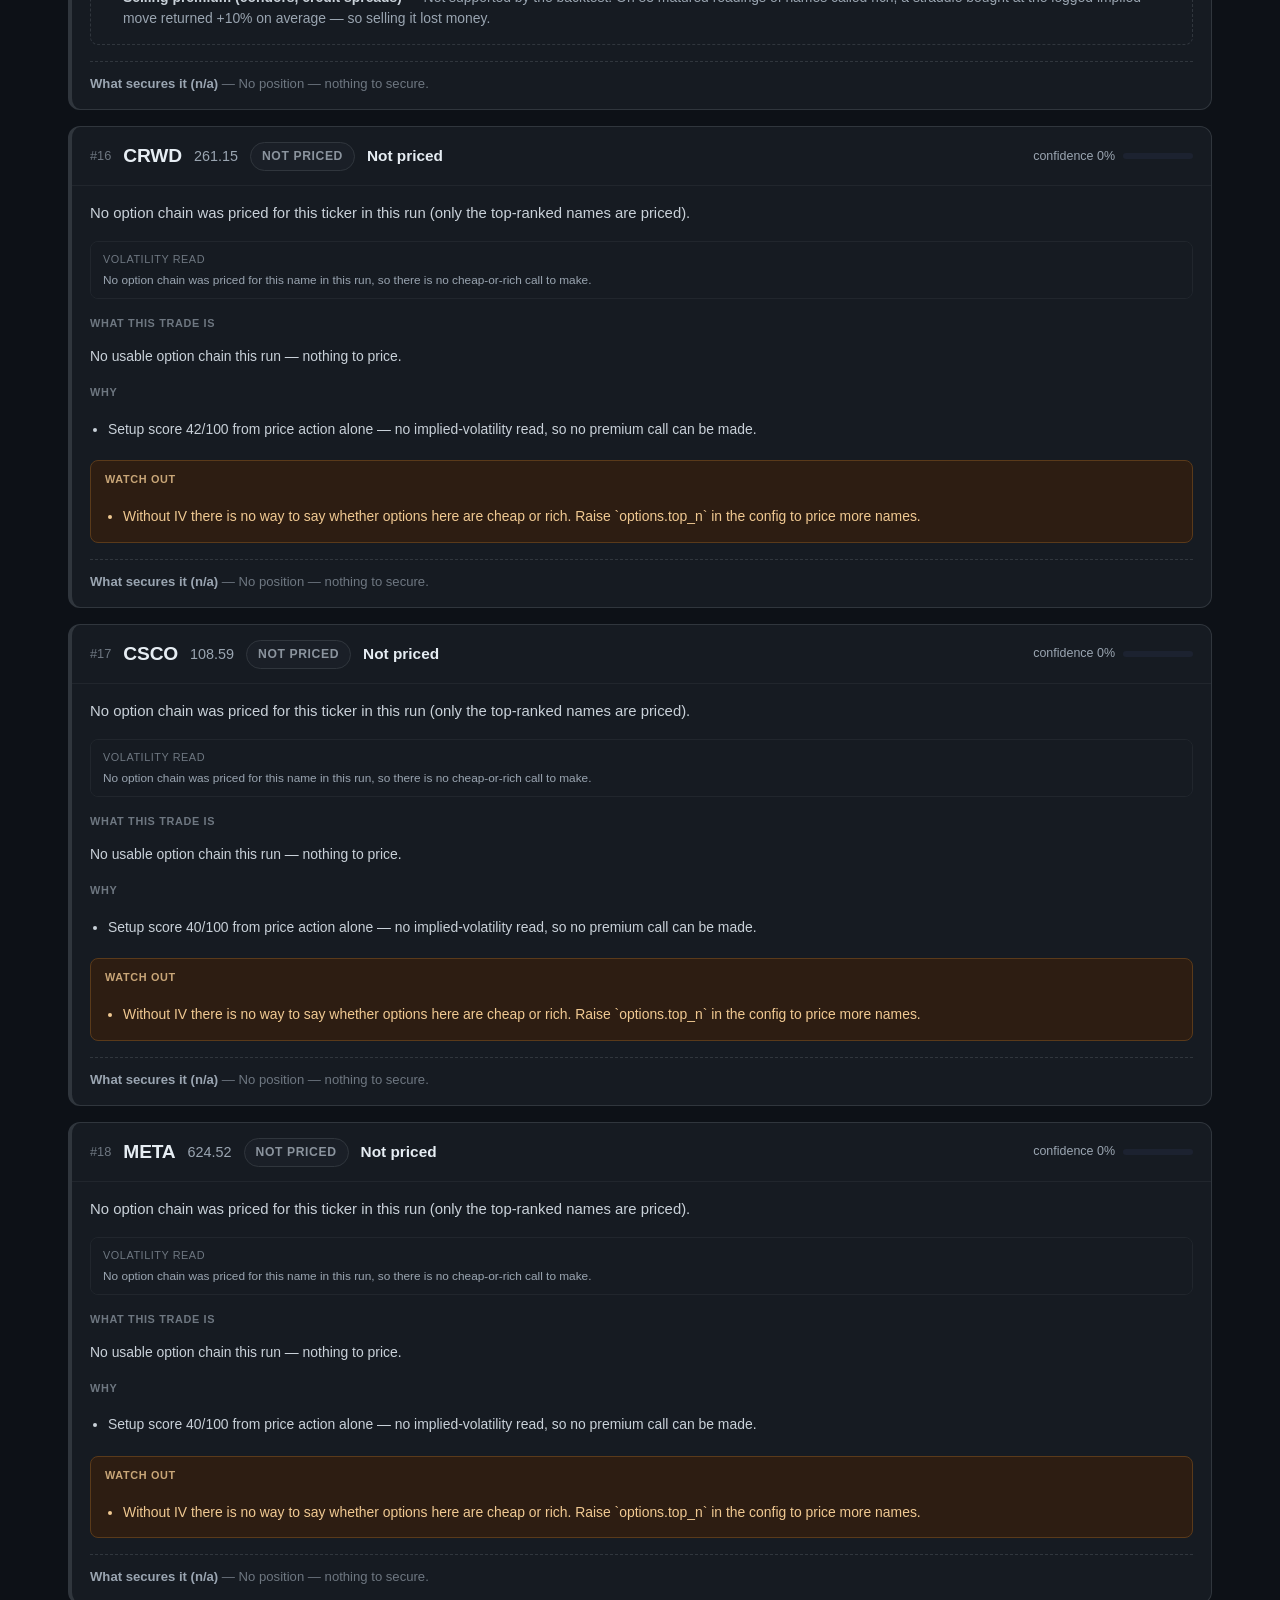
<file: public/index.html>
<!doctype html>
<html lang="en">
<head>
<meta charset="utf-8">
<meta name="viewport" content="width=device-width, initial-scale=1">
<title>Spread Scanner</title>
<meta name="description" content="Volatility-squeeze scanner with an explicit options strategy per name — buy premium when IV is cheap, sell it when IV is rich — plus the ≈13-month spreads priced off the same chains.">
<link rel="stylesheet" href="assets/styles.css">
<link rel="icon" href="data:image/svg+xml,<svg xmlns='http://www.w3.org/2000/svg' viewBox='0 0 32 32'><text y='26' font-size='26'>📈</text></svg>">
</head>
<body>
<div class="wrap">

  <h1>Spread Scanner</h1>
  <div class="meta">
    Updated <b><span id="updated">—</span></b>
    · horizon <b><span id="horizon">—</span></b>
    · <span id="scanned">—</span>
    <br><span class="faint" id="weights"></span>
  </div>

  <div class="notice" id="schema-warning" hidden></div>
  <div class="notice" id="quotes-notice" hidden>
    <b>Option quotes from after the close.</b> This scan read its option chains once the options
    market had shut, when market makers widen or pull their quotes. Liquidity was judged on open
    interest alone, and every option price on this page is indicative — check a live quote during
    market hours (09:30–16:00 New York) before placing anything.
  </div>
  <div class="notice" id="universe-warning" hidden></div>
  <!-- `annotate` mode keeps the names that fail the compliance screen. This is
       what says so; without it they are indistinguishable from the rest. -->
  <div class="notice" id="screen-warning" hidden></div>

  <!-- Each tab names the panel it controls and each panel names its tab, so a
       screen reader announces the pair rather than a row of unlabelled regions.
       Arrow keys move between them (see showTab in assets/app/core.js). -->
  <nav class="tabs" role="tablist" aria-label="Views">
    <button id="tab-playbook" data-tab="playbook" role="tab" aria-selected="true" aria-controls="panel-playbook">What to do</button>
    <button id="tab-spreads" data-tab="spreads" role="tab" aria-selected="false" aria-controls="panel-spreads">Spreads</button>
    <button id="tab-pricer" data-tab="pricer" role="tab" aria-selected="false" aria-controls="panel-pricer">Spread pricer</button>
    <button id="tab-scanner" data-tab="scanner" role="tab" aria-selected="false" aria-controls="panel-scanner">Scanner</button>
    <button id="tab-charts" data-tab="charts" role="tab" aria-selected="false" aria-controls="panel-charts">Charts</button>
    <button id="tab-repeat" data-tab="repeat" role="tab" aria-selected="false" aria-controls="panel-repeat">Repeat test</button>
    <button id="tab-backtest" data-tab="backtest" role="tab" aria-selected="false" aria-controls="panel-backtest">Backtest</button>
    <button id="tab-validation" data-tab="validation" role="tab" aria-selected="false" aria-controls="panel-validation">Does it work?</button>
    <button id="tab-regime" data-tab="regime" role="tab" aria-selected="false" aria-controls="panel-regime">Market regime</button>
    <button id="tab-reference" data-tab="reference" role="tab" aria-selected="false" aria-controls="panel-reference">Reference</button>
  </nav>

  <div id="loading" class="loading">Loading the latest scan…</div>

  <div id="app" hidden>

    <!-- ------------------------------------------------------ what to do -->
    <section id="panel-playbook" class="panel" data-tab="playbook" role="tabpanel" aria-labelledby="tab-playbook">
      <div class="lede" id="summary"></div>

      <p class="dim" style="font-size:.87rem;margin:0 0 10px">
        The scanner finds names whose volatility has <b>compressed</b> — coiled springs that tend to
        release with an outsized move. The options layer then reads what the market <b>charges</b> for
        that move, and that is what decides which side of the trade you want to be on:
      </p>
      <div class="rulebar" id="rulebar"></div>

      <div class="filters" id="filters"></div>
      <div class="cards" id="cards"></div>

      <div class="disclaimer" id="disclaimer"></div>
    </section>

    <!-- -------------------------------------------------------- spreads -->
    <section id="panel-spreads" class="panel" data-tab="spreads" role="tabpanel" aria-labelledby="tab-spreads" hidden>
      <div class="filters" id="spreadviews" role="group" aria-label="Which spreads">
        <button class="chip" data-spreadview="long" aria-pressed="true">≈13 months</button>
        <button class="chip" data-spreadview="near" aria-pressed="false">Near-term, one direction</button>
      </div>
      <div class="lede" data-spreadview="near" hidden>
        The <b>bull and bear vertical spreads</b> on each name's near expiry — the same one the
        Scanner trades on. Each is a bet the stock goes <b>one way</b>: bull spreads pay if it rises,
        bear spreads if it falls. A <b>debit</b> spread (bull call, bear put) is paid for up front; a
        <b>credit</b> spread (bull put, bear call) is paid to you and pays out if the stock does not
        move against it. The <b>pick</b> is the Scanner's own recommendation when that is one of
        these; everything else is listed for comparison with no size, because a vertical is only
        worth placing on a direction read the backtest has shown to work.
      </div>
      <div class="lede" data-spreadview="long">
        Every <b>≈13-month spread</b> the chains support — the same names, held for a year instead of
        a fortnight. Out here <b>time decay barely works for you</b> and the level of implied
        volatility does most of the moving, so none of these are income trades: they are directional
        positions with a defined cost. Click any row for the full legs, the management rules and the
        caveats for that name.
      </div>
      <div class="meta" id="spreadmeta"></div>
      <div class="filters" id="spreadfilters"></div>
      <div id="spreadtable"></div>
      <p class="faint" data-spreadview="long" style="font-size:.82rem;margin-top:12px">
        Long-dated options are listed on January cycles, so the expiry nearest 13 months out can sit
        anywhere from ~9 to ~18 months away. The real days-to-expiry is in every row.
      </p>
    </section>

    <!-- ---------------------------------------------------------- pricer -->
    <!-- A calculator over quotes the reader pastes; nothing is fetched and nothing
         leaves the browser. Maths in assets/pricer.js, wiring in app/pricer-tab.js. -->
    <section id="panel-pricer" class="panel" data-tab="pricer" role="tabpanel" aria-labelledby="tab-pricer" hidden>
      <div class="lede">
        Price a vertical spread from your broker's live quotes. Paste one expiry's chain — calls or puts —
        and pick two strikes: you get a <b>ladder of limit prices</b> from mid to natural, a <b>model fair
        value</b> that says how far down the ladder is still worth going, the <b>probabilities and expected
        value</b> at every rung, and every strike pair in the chain <b>ranked</b>. Nothing is sent anywhere;
        what you type is kept in this browser only.
      </div>
      <div class="controls">
        <label class="ctl"><span>Underlying price</span>
          <input id="pr-spot" type="number" min="0" step="0.01" inputmode="decimal"></label>
        <label class="ctl"><span>Days to expiry</span>
          <input id="pr-days" type="number" min="1" step="1" inputmode="numeric"></label>
        <label class="ctl"><span>Interest rate, %</span>
          <input id="pr-rate" type="number" step="0.1" value="4" inputmode="decimal"></label>
        <label class="ctl"><span>Dividend yield, %</span>
          <input id="pr-div" type="number" step="0.1" value="0" inputmode="decimal"></label>
        <div class="ctl"><span>Options</span>
          <div class="filters" role="group" aria-label="Calls or puts" id="pr-right">
            <button class="chip" data-right="put" aria-pressed="true">Puts</button>
            <button class="chip" data-right="call" aria-pressed="false">Calls</button>
          </div>
        </div>
        <label class="ctl"><span>Your volatility, % (optional)</span>
          <input id="pr-vol" type="number" min="0" step="0.5" placeholder="chain ATM IV" inputmode="decimal"></label>
        <label class="ctl wide pr-chainctl"><span>Chain — one strike per line: strike, bid, ask, IV % (IV optional)</span>
          <textarea id="pr-chain" rows="7" spellcheck="false"
            placeholder="95, 1.70, 1.85&#10;100, 3.30, 3.45&#10;105, 5.85, 6.10, 31.5"></textarea></label>
        <div class="ctl"><span>&nbsp;</span><button class="chip" id="pr-example" type="button">Load an example</button></div>
      </div>
      <div id="pr-out" aria-live="polite"></div>
      <h2>How it works</h2>
      <div class="panelcard">
        <p><b>Ladder.</b> Mid is halfway between bid and ask on each leg — the price a screen shows and nobody
        is promised. Natural is selling every bid and buying every ask — the price you can always get. The
        planned fill, a third of the way from mid to natural, is what the scanner assumes everywhere else.</p>
        <p><b>Fair value.</b> Both legs priced by Black-Scholes at one volatility: yours if you enter it,
        otherwise the chain's at-the-money IV. Where the chain gives no IV, it is solved from each strike's
        mid. A strike whose price no volatility can produce is shown and left out.</p>
        <p><b>Expected value</b> is fair value against the price you trade at, per spread. It is zero at fair
        value by construction, so it measures how much a given limit gives away (or gains) against the model —
        never more trustworthy than the volatility you feed it. Probabilities are at expiry, lognormal, same
        volatility; early exits and assignment are not modelled.</p>
      </div>
    </section>

    <!-- -------------------------------------------------------- scanner -->
    <section id="panel-scanner" class="panel" data-tab="scanner" role="tabpanel" aria-labelledby="tab-scanner" hidden>
      <div class="lede">
        The ranked table behind the cards. <b>Score</b> is how coiled the chart is; <b>Premium</b> is
        how rich the options are. High score with a low premium score is the cleanest buy-premium
        setup; high score with a high premium score is the cleanest sell-premium setup. Click any
        header to sort.
      </div>
      <div id="scantable"></div>
      <p class="faint" style="font-size:.82rem;margin-top:12px">
        Raw data: <a href="data/scan.json">scan.json</a> · <a href="data/signals.csv">signals.csv</a>
      </p>
    </section>

    <!-- --------------------------------------------------------- charts -->
    <section id="panel-charts" class="panel" data-tab="charts" role="tabpanel" aria-labelledby="tab-charts" hidden>
      <div class="filters" id="chartviews">
        <button class="chip" data-view="prices" aria-pressed="true">Price history</button>
        <button class="chip" data-view="seasonality" aria-pressed="false">Seasonality</button>
      </div>

      <div data-view="prices">
        <div class="lede">
          Closing price for every screened name over the <b>recent window</b> — shorter than the history
          behind the Seasonality view, because a range and a high/low are a read on where a name sits
          now. Faint vertical lines mark each <b>calendar-year boundary</b>, so you can read the move
          year to year. The badge is the trailing twelve-month change.
        </div>
        <div class="meta" id="chartmeta"></div>
        <div class="grid-cards" id="chartgrid"><p class="loading">Loading price history…</p></div>
      </div>

      <div data-view="seasonality" hidden>
        <div class="lede">
          The same history cut by <b>calendar month</b> instead of by date: every whole month in the
          window becomes one return, and those returns are grouped into twelve buckets. It answers
          <b>when in the year</b> these names have tended to rise and fall — useful for timing an entry
          you were going to make anyway, or for knowing which month you are fighting.
        </div>
        <div class="meta" id="seasonmeta"></div>
        <div id="seasonbody"><p class="loading">Loading the month tables…</p></div>
      </div>
    </section>

    <!-- ---------------------------------------------------- repeat test -->
    <section id="panel-repeat" class="panel" data-tab="repeat" role="tabpanel" aria-labelledby="tab-repeat" hidden>
      <div class="lede">
        One trade, placed in the <b>same week every year</b>. Set the week you would buy, how long
        you would hold it and how far the name has to move — this counts the years that
        <b>closed</b> past that move against the years that did not, over the same weekly
        history behind the Charts tab. The verdict is the <b>exit</b>: eight weeks at +1% asks
        whether the name is 1% up at the close of week eight, not whether it got there and gave
        it back. Whether it was ever touched is reported beside it, never as it.
        <br>The target can be <b>zero or negative</b>. An in-the-money vertical is already past
        its breakeven at today's price, so its real question is <i>did it hold up</i> rather than
        <i>did it travel</i> — set −3% and this counts the years that closed no worse than 3%
        down.
        <br>A target is a <b>distance, not a level</b>: $250 meant something very different in 2016,
        so you set a percentage and each year's target price is worked out from that year's own
        entry. Every one of them is in the table.
      </div>

      <div class="controls" id="repeatcontrols">
        <label class="ctl"><span>Name</span><select id="rp-ticker"></select></label>
        <div class="ctl">
          <span>Direction</span>
          <div class="filters" role="group" aria-label="Target direction" id="rp-dir">
            <button class="chip buy" data-dir="up" aria-pressed="true">Up ↑</button>
            <button class="chip sell" data-dir="down" aria-pressed="false">Down ↓</button>
          </div>
        </div>
        <!-- A div, not a label, because the heat strip below the slider carries a
             button and a label may not contain one. The caption keeps the input's
             accessible name via aria-labelledby. -->
        <div class="ctl wide">
          <span id="rp-weekcap">Buy week — <b id="rp-weeklabel">37</b></span>
          <input id="rp-week" type="range" min="1" max="53" step="1" value="37"
                 aria-labelledby="rp-weekcap">
          <div id="rp-heat" class="heatstack"></div>
        </div>
        <label class="ctl"><span>Hold, weeks</span>
          <input id="rp-hold" type="number" min="1" max="52" step="1" value="8"></label>
        <label class="ctl"><span>Target move by exit, %</span>
          <input id="rp-target" type="number" min="-95" max="300" step="0.5" value="8"></label>
        <label class="ctl"><span>Years to repeat</span>
          <input id="rp-years" type="number" min="2" max="25" step="1" value="10"></label>
      </div>

      <div id="repeatbody"><p class="loading">Loading the weekly history…</p></div>

      <!-- Optional: the same years, priced as an option. Off by default — it is
           a second question, and the one number it needs is one this repo does
           not hold, so it is opened deliberately rather than shown to everyone
           who lands on the tab. -->
      <div class="moneyhead">
        <label class="toggle">
          <input id="sp-on" type="checkbox">
          <span>Price it — real cash in, cash out, net</span>
        </label>
      </div>

      <div id="spreadsection" hidden>
        <div class="notice">
          <b>The debit is yours, not the market's.</b> This repo holds ten years of stock bars
          and no option history, so nothing here can look up what this really cost in
          October 2018 — you set it below and it is held constant across every year. In life
          it is not: the debit climbs with implied volatility, and implied volatility climbs
          when the market is frightened, so the years you most want the trade are the years it
          cost most. Everything after that one number is exact — an option held to expiry is
          worth its intrinsic value and that comes from the closes already on this page. The
          <b>breakeven debit</b> in the totals is the number to take to a live quote.
        </div>

        <div class="controls" id="structurecontrols">
          <div class="ctl">
            <span>Structure</span>
            <div class="filters" role="group" aria-label="Option structure" id="sp-structure">
              <button class="chip" data-structure="spread" aria-pressed="true">Debit spread</button>
              <button class="chip" data-structure="single" aria-pressed="false">Single option</button>
            </div>
          </div>
        </div>

        <div class="controls" id="spreadcontrols">
          <label class="ctl"><span>Long strike, % from entry</span>
            <input id="sp-long" type="number" min="-50" max="100" step="0.5" value="0"></label>
          <label class="ctl" id="sp-short-ctl"><span>Short strike, % from entry</span>
            <input id="sp-short" type="number" min="-50" max="200" step="0.5" value="8"></label>
          <label class="ctl"><span id="sp-debit-label">Debit paid, % of width</span>
            <input id="sp-debit" type="number" min="1" max="99" step="1" value="40"></label>
          <label class="ctl"><span>Contracts</span>
            <input id="sp-contracts" type="number" min="1" max="1000" step="1" value="1"></label>
        </div>

        <div id="moneybody"></div>
      </div>
    </section>

    <!-- ------------------------------------------------------- backtest -->
    <section id="panel-backtest" class="panel" data-tab="backtest" role="tabpanel" aria-labelledby="tab-backtest" hidden>
      <div class="lede">
        A <b>rule</b>, run over every name and every week of the same history the Repeat test
        walks. Pick what would have made you buy — a squeeze, a new high, a close under the
        average — say how long you would hold it and how far it has to move, and this finds
        <b>every time that rule ever fired</b> and counts what the next weeks did.
        <br>The rule is decided on the week's own close and the weeks before it, never on
        anything after, and the trade is entered at that close. The verdict is the <b>exit</b>,
        as on the Repeat test: where the trade closed, not the best price it saw on the way.
        <br><b>The rate on its own means nothing</b> — these names rose over this decade, so
        almost any rule looks good. What this leads with is the <b>edge</b>: the same names,
        hold and target entered on <i>every</i> week, subtracted from the rule's own record.
        A rule that beats that gap picked the weeks; a rule that does not was just holding the
        market.
      </div>

      <div class="controls" id="btcontrols">
        <label class="ctl wide"><span>Rule</span><select id="bt-rule"></select></label>
        <label class="ctl" id="bt-look-ctl"><span id="bt-look-label">Lookback, weeks</span>
          <input id="bt-look" type="number" min="2" max="52" step="1" value="8"></label>
        <!-- A second rule, ANDed with the first. Its own lookback, because the
             same number means a range window to one rule and a moving average
             to the other. -->
        <label class="ctl wide"><span>And also</span><select id="bt-also"></select></label>
        <label class="ctl" id="bt-alsolook-ctl" hidden>
          <span id="bt-alsolook-label">Lookback, weeks</span>
          <input id="bt-alsolook" type="number" min="2" max="52" step="1" value="20"></label>
        <div class="ctl">
          <span>Direction</span>
          <div class="filters" role="group" aria-label="Target direction" id="bt-dir">
            <button class="chip buy" data-dir="up" aria-pressed="true">Up ↑</button>
            <button class="chip sell" data-dir="down" aria-pressed="false">Down ↓</button>
          </div>
        </div>
        <label class="ctl"><span>Hold, weeks</span>
          <input id="bt-hold" type="number" min="1" max="52" step="1" value="8"></label>
        <label class="ctl"><span>Target move by exit, %</span>
          <input id="bt-target" type="number" min="-95" max="300" step="0.5" value="8"></label>
        <label class="ctl"><span>History, years</span>
          <input id="bt-years" type="number" min="1" max="25" step="1" value="10"></label>
        <label class="ctl"><span>Name, for the trade list</span>
          <select id="bt-ticker"></select></label>
        <div class="ctl wide">
          <label class="toggle">
            <input id="bt-overlap" type="checkbox">
            <span>Count every firing, even inside a running trade</span>
          </label>
          <span class="heatnote" id="bt-overlap-note">Off, one position at a time — what you
            could actually have held.</span>
        </div>
      </div>

      <!-- Four questions, four views, one set of controls above them all.
           They were stacked as opt-in sections and the tab became a very long
           scroll; each is a different question about the same dials, which is
           what a view is for. The controls stay put because every view reads
           them, and the chosen view rides in the fragment beside the name, so
           "#backtest#NVDA#sweep" is a link to exactly what you were looking
           at. Same arrangement as the Charts tab's sub-views. -->
      <div class="filters" id="btviews" role="group" aria-label="Backtest view">
        <button class="chip" data-btview="rules" aria-pressed="true">The rule</button>
        <button class="chip" data-btview="sweep" aria-pressed="false">Sweep the dials</button>
        <button class="chip" data-btview="search" aria-pressed="false">Best per name</button>
        <button class="chip" data-btview="money" aria-pressed="false">Price it</button>
      </div>

      <div id="backtestbody" data-btview="rules"><p class="loading">Loading the weekly history…</p></div>

      <!-- The same rule at every hold and every lookback: forty-odd runs of the
           view above, answering "is the cell I picked a ridge or a fluke?"
           rather than the question the controls ask. -->
      <div id="sweepsection" data-btview="sweep" hidden>
        <div id="sweepbody"></div>
      </div>

      <!-- Every combination, searched for the best one per name. Deliberately
           not the tab's headline: it is a data-mining exercise, and the only
           thing that makes it honest — the holdout — is reported above the
           crown rather than under it. -->
      <div id="bssection" data-btview="search" hidden>
        <div id="bsbody"><p class="loading">Searching…</p></div>
      </div>

      <!-- The same trades, priced as an option. The same caveat as the Repeat
           test's money section, and the same arithmetic — it calls trial.js
           rather than keeping a second copy. -->
      <div id="bmsection" data-btview="money" hidden>
        <div class="notice">
          <b>The debit is yours, not the market's.</b> This repo holds ten years of stock
          bars and no option history, so nothing here can look up what one of these
          really cost on the week it opened — you set it below and it is held constant
          across every trade. In life it is not: the debit climbs with implied volatility,
          and implied volatility climbs when the market is frightened. That bites harder
          here than on the Repeat test, because a rule like the squeeze <i>selects</i> for
          a volatility regime, so its trades are not a random sample of what options cost.
          Everything after that one number is exact. The <b>breakeven debit</b> in the
          totals is the number to take to a live quote.
        </div>

        <div class="controls" id="bmstructure">
          <div class="ctl">
            <span>Structure</span>
            <div class="filters" role="group" aria-label="Option structure" id="bm-structure">
              <button class="chip" data-structure="spread" aria-pressed="true">Debit spread</button>
              <button class="chip" data-structure="single" aria-pressed="false">Single option</button>
            </div>
          </div>
        </div>

        <div class="controls" id="bmcontrols">
          <label class="ctl"><span>Long strike, % from entry</span>
            <input id="bm-long" type="number" min="-50" max="100" step="0.5" value="0"></label>
          <label class="ctl" id="bm-short-ctl"><span>Short strike, % from entry</span>
            <input id="bm-short" type="number" min="-50" max="200" step="0.5" value="8"></label>
          <label class="ctl"><span id="bm-debit-label">Debit paid, % of width</span>
            <input id="bm-debit" type="number" min="1" max="99" step="1" value="40"></label>
          <label class="ctl"><span>Contracts</span>
            <input id="bm-contracts" type="number" min="1" max="1000" step="1" value="1"></label>
        </div>

        <div id="bmbody"></div>
      </div>
    </section>

    <!-- ----------------------------------------------------- validation -->
    <section id="panel-validation" class="panel" data-tab="validation" role="tabpanel" aria-labelledby="tab-validation" hidden>
      <div id="validation-body">
        <h2 style="margin-top:0">Does the Setup Score work?</h2>
        <!-- Not id="backtest": the fragment "#backtest" now names the Backtest
             tab, and a matching element id would make the browser scroll here
             instead of showing it. Same reason as #playbook below. -->
        <div id="score-backtest"><p class="loading">Loading backtest…</p></div>
        <h2>How the weights were set</h2>
        <div id="calibration"><p class="loading">Loading calibration…</p></div>
      </div>
    </section>

    <!-- --------------------------------------------------------- regime -->
    <!-- Market-regime rules vs buy-and-hold SPY. Rendered from data/regime.json,
         which .github/workflows/regime.yml rewrites weekly; see assets/regime.js. -->
    <section id="panel-regime" class="panel" data-tab="regime" role="tabpanel" aria-labelledby="tab-regime" hidden>
      <div id="regime-body"><p class="loading">Loading the regime backtest…</p></div>
    </section>

    <!-- ------------------------------------------------------ reference -->
    <section id="panel-reference" class="panel" data-tab="reference" role="tabpanel" aria-labelledby="tab-reference" hidden>
      <div class="lede">
        Every definition below ships inside <code>data/scan.json</code> alongside the numbers it
        describes, so an explanation here can never drift from the field it explains.
      </div>
      <h2 style="margin-top:0">What the numbers mean</h2>
      <div id="glossary"></div>
      <h2>The strategies</h2>
      <!-- Not id="playbook": the fragment "#playbook" now names the first tab,
           and a matching element id would make the browser scroll to this one. -->
      <div id="strategy-list"></div>
      <h2>How the pipeline works</h2>
      <div class="cols">
        <div class="panelcard">
          <h3>Backend — data only</h3>
          <p>Each weekday after the US close a GitHub Action fetches the ETF holdings that define
          the universe, re-screens them on industry plus debt and cash ratios, downloads daily prices,
          recomputes the indicators without look-ahead, reads the option chains for the top-ranked
          names — the front month and a ≈13-month expiry — runs both strategy engines, and writes
          JSON:</p>
          <ul>
            <li><code>data/scan.json</code> — signals, IV read, recommendations, and this copy</li>
            <li><code>data/charts.json</code> — downsampled price history, and the same closes grouped by calendar month</li>
            <li><code>data/weekly.json</code> — the same history as one row per ISO week, which the Repeat test walks</li>
            <li><code>data/backtest.json</code> · <code>data/calibration.json</code></li>
            <li><code>data/regime.json</code> — the Market regime tab, rewritten weekly by its own workflow</li>
            <li><code>data/signals.csv</code> — the flat table, for spreadsheets</li>
          </ul>
          <p>Python renders no HTML at all. Deciding what to trade got complicated enough that it
          needed to be data, not markup.</p>
        </div>
        <div class="panelcard">
          <h3>Frontend — this page</h3>
          <p>Hand-written, checked into <code>public/</code>, no build step and no external assets.
          It fetches the JSON above and renders it. Nothing regenerates it, so you can restyle the
          dashboard without touching the scanner — and read the same data from anything else that
          speaks JSON.</p>
          <p>Run it locally with <code>python run.py</code> then
          <code>python -m http.server --directory public 8765</code>. Opening the file over
          <code>file://</code> will not work: the browser blocks <code>fetch</code> there.</p>
        </div>
      </div>
    </section>

  </div>
</div>
<!-- The Repeat test's counting rules, ahead of the page's own scripts because it reads them off
     the global. Its own file so tests/test_trial.py can run it under node. -->
<script src="assets/trial.js"></script>
<!-- The Backtest tab's rules, same arrangement and for the same reason: its own
     file so tests/test_backtest_js.py can run it under node. -->
<script src="assets/backtest.js"></script>
<!-- The pure payload-to-HTML helpers the page is built with; its own file
     so tests/test_render_js.py can feed it hostile payloads under node. -->
<script src="assets/render.js"></script>
<!-- The Market regime tab's table and chart builders; needs render.js above.
     Its own file so tests/test_regime_js.py can run it under node. -->
<script src="assets/regime.js"></script>
<!-- The Spread pricer's maths; needs render.js above. Its own file so
     tests/test_pricer_js.py can run it under node. -->
<script src="assets/pricer.js"></script>
<!-- The page itself, one file per part of it, in this order: core.js first
     (shared helpers and state on window.SpreadApp), boot.js last (starts it). -->
<script src="assets/app/core.js"></script>
<script src="assets/app/playbook.js"></script>
<script src="assets/app/scanner.js"></script>
<script src="assets/app/spreads.js"></script>
<script src="assets/app/pricer-tab.js"></script>
<script src="assets/app/charts.js"></script>
<script src="assets/app/repeat.js"></script>
<script src="assets/app/backtest-tab.js"></script>
<script src="assets/app/validation.js"></script>
<script src="assets/app/regime-tab.js"></script>
<script src="assets/app/boot.js"></script>
</body>
</html>
</file>
<file: public/assets/styles.css>
/* Spread Scanner — frontend styles.
   Hand-written and checked in: the backend emits JSON only and never
   regenerates anything in this directory outside of data/. */

:root {
  color-scheme: dark;

  --bg: #0d1117;
  --surface: #161b22;
  --surface-2: #1c2230;
  --line: #30363d;
  --line-soft: #21262d;
  --text: #e6edf3;
  --text-dim: #9aa5b1;
  --text-faint: #6e7781;
  --text-body: #c9d1d9;      /* running prose inside a card */
  --link: #58a6ff;

  --buy: #3fb950;
  --buy-bg: #0f2915;
  --buy-soft: #2f7f3b;
  --sell: #f0816f;
  --sell-bg: #2d1512;
  --sell-soft: #a4655a;
  --neutral: #d29922;
  --neutral-bg: #2a1f08;
  --wait: #8b949e;
  --wait-bg: #1a1f27;

  /* Touched — the price was there, which is not the same claim as the trade
     having closed there, so it does not get the verdict's green. Its own hue,
     off the buy/sell axis entirely: a reader scanning the Exit column and a
     reader scanning the Touched column are asking different questions, and one
     green answering both is what this colour exists to stop. */
  --touch: #58b6c4;

  --up: #5fd07a;
  --down: #f0816f;
  --warn: #f0c992;
  --warn-bg: #2d1d12;
  --warn-line: #5a3a1a;

  --focus: #58a6ff;

  --radius: 12px;
  --radius-sm: 8px;
  --mono: ui-monospace, SFMono-Regular, "SF Mono", Menlo, Consolas, monospace;
}

* { box-sizing: border-box; }

body {
  margin: 0;
  background: var(--bg);
  color: var(--text);
  font: 15px/1.55 -apple-system, BlinkMacSystemFont, "Segoe UI", Roboto, Helvetica, Arial, sans-serif;
  -webkit-font-smoothing: antialiased;
}

.wrap { max-width: 1180px; margin: 0 auto; padding: 26px 18px 80px; }

a { color: var(--link); }
h1 { font-size: 1.5rem; margin: 0 0 4px; letter-spacing: -0.01em; }
h2 { font-size: 1.12rem; margin: 34px 0 12px; letter-spacing: -0.01em; }
h3 { font-size: .95rem; margin: 0 0 8px; }

.meta { color: var(--text-dim); font-size: .85rem; margin-bottom: 18px; }
.meta b { color: var(--text); font-weight: 600; }

/* Card prose. It used to be written as an inline style from app.js, in a hex
   value that existed nowhere else — so the palette and the cards could drift. */
.prose { margin: 0; font-size: .93rem; color: var(--text-body); }
.prose.sm { font-size: .87rem; }

.num { font-variant-numeric: tabular-nums; }
.mono { font-family: var(--mono); }
.dim { color: var(--text-dim); }
.faint { color: var(--text-faint); }

/* ---------------------------------------------------------------- nav */

.tabs { display: flex; gap: 6px; margin-bottom: 20px; flex-wrap: wrap; }
.tabs button {
  padding: 7px 14px; border-radius: var(--radius-sm); background: var(--surface);
  border: 1px solid var(--line); color: var(--link); font: inherit; font-size: .86rem;
  font-weight: 600; cursor: pointer; transition: border-color .12s, background .12s;
}
.tabs button:hover { border-color: var(--link); }
.tabs button[aria-selected="true"] { background: #1f6feb; border-color: #1f6feb; color: #fff; }

.panel[hidden] { display: none; }

/* ------------------------------------------------------------- banners */

.lede {
  background: var(--surface); border: 1px solid var(--line); border-radius: var(--radius);
  padding: 14px 18px; margin-bottom: 20px; color: #c9d1d9; font-size: .93rem;
}
.lede b { color: var(--text); }

.rulebar {
  display: grid; grid-template-columns: repeat(auto-fit, minmax(230px, 1fr));
  gap: 10px; margin-bottom: 22px;
}
.rule {
  border: 1px solid var(--line); border-radius: var(--radius-sm);
  padding: 11px 14px; background: var(--surface);
}
.rule .k { font-weight: 700; font-size: .84rem; letter-spacing: .02em; }
.rule .v { color: var(--text-dim); font-size: .82rem; margin-top: 3px; }
.rule.cheap { border-color: #1f5c2c; } .rule.cheap .k { color: var(--buy); }
.rule.rich  { border-color: #6b3229; } .rule.rich  .k { color: var(--sell); }
.rule.fair  { border-color: #5c4a17; } .rule.fair  .k { color: var(--neutral); }

.notice {
  background: var(--warn-bg); border: 1px solid var(--warn-line); color: var(--warn);
  border-radius: var(--radius); padding: 14px 18px; margin-bottom: 20px; font-size: .88rem;
}

/* ------------------------------------------------------------- filters */

.filters { display: flex; gap: 8px; align-items: center; flex-wrap: wrap; margin-bottom: 18px; }
.chip {
  display: inline-flex; align-items: center; gap: 7px; padding: 6px 12px;
  border-radius: 999px; background: var(--surface); border: 1px solid var(--line);
  color: var(--text-dim); font-size: .82rem; font-weight: 600; cursor: pointer;
  font-family: inherit; transition: border-color .12s, color .12s;
}
.chip:hover { border-color: var(--text-dim); }
.chip[aria-pressed="true"] { color: var(--text); border-color: currentColor; }
.chip .n {
  background: var(--surface-2); border-radius: 999px; padding: 0 7px;
  font-size: .76rem; font-variant-numeric: tabular-nums;
}
.chip.buy[aria-pressed="true"]  { color: var(--buy); }
.chip.sell[aria-pressed="true"] { color: var(--sell); }
.chip.neutral[aria-pressed="true"] { color: var(--neutral); }
.chip.wait[aria-pressed="true"] { color: var(--wait); }

.search {
  margin-left: auto; padding: 6px 12px; border-radius: var(--radius-sm);
  background: var(--surface); border: 1px solid var(--line); color: var(--text);
  font: inherit; font-size: .85rem; min-width: 150px;
}
/* Removing the outline without replacing it is a WCAG 2.4.7 failure: a
   keyboard user loses track of where they are. Keep the border tint, and give
   the ring back — :focus-visible so a mouse click does not paint one. */
.search:focus { border-color: var(--link); }
:focus-visible {
  outline: 2px solid var(--focus);
  outline-offset: 2px;
  border-radius: 4px;
}

/* ---------------------------------------------------------------- cards */

.cards { display: grid; gap: 16px; }

.card {
  background: var(--surface); border: 1px solid var(--line);
  border-radius: var(--radius); overflow: hidden;
}
.card.buy  { border-left: 4px solid var(--buy); }
.card.sell { border-left: 4px solid var(--sell); }
.card.neutral { border-left: 4px solid var(--neutral); }
.card.wait, .card.none { border-left: 4px solid var(--line); }

.card-head {
  display: flex; align-items: center; gap: 12px; flex-wrap: wrap;
  padding: 14px 18px; border-bottom: 1px solid var(--line-soft);
}
.tkr { font-size: 1.2rem; font-weight: 800; letter-spacing: -0.01em; }
/* A ticker that links into a backtest of itself. Deliberately not painted like
   an ordinary link: it sits inside a card head and a dense table, and colouring
   thirty of them would turn both into a wall of blue. It reads as text until
   you go near it. */
a.totest { color: inherit; text-decoration: none; }
a.totest:hover { color: var(--link); text-decoration: underline; }
a.totest:focus-visible { outline: 2px solid var(--link); outline-offset: 2px; border-radius: 2px; }
.px { color: var(--text-dim); font-variant-numeric: tabular-nums; font-size: .9rem; }

.badge {
  padding: 4px 11px; border-radius: 999px; font-size: .76rem; font-weight: 800;
  letter-spacing: .05em; text-transform: uppercase;
}
.badge.buy  { background: var(--buy-bg); color: var(--buy); border: 1px solid #1f5c2c; }
.badge.sell { background: var(--sell-bg); color: var(--sell); border: 1px solid #6b3229; }
.badge.neutral { background: var(--neutral-bg); color: var(--neutral); border: 1px solid #5c4a17; }
.badge.wait, .badge.none { background: var(--wait-bg); color: var(--wait); border: 1px solid var(--line); }
/* A name kept by the screen in `annotate` mode, carrying its failure. */
.badge.flag { background: var(--warn-bg); color: var(--warn); border: 1px solid var(--warn-line); }
.flagtext { color: var(--warn); font-weight: 600; }

.strat { font-weight: 700; font-size: .96rem; }
.rank { color: var(--text-faint); font-size: .8rem; font-variant-numeric: tabular-nums; }

.conf { margin-left: auto; display: flex; align-items: center; gap: 8px; font-size: .78rem; color: var(--text-dim); }
.conf-bar { width: 70px; height: 6px; border-radius: 3px; background: var(--surface-2); overflow: hidden; }
.conf-bar i { display: block; height: 100%; background: var(--link); }

.card-body { padding: 16px 18px; display: grid; gap: 16px; }

/* --------------------------------------------------------- IV read strip */

.ivstrip {
  display: grid; grid-template-columns: repeat(auto-fit, minmax(126px, 1fr));
  gap: 1px; background: var(--line-soft); border: 1px solid var(--line-soft);
  border-radius: var(--radius-sm); overflow: hidden;
}
.ivcell { background: var(--surface); padding: 9px 12px; }
.ivcell .k {
  font-size: .68rem; text-transform: uppercase; letter-spacing: .05em;
  color: var(--text-faint); display: block; margin-bottom: 3px;
}
.ivcell .v { font-size: .95rem; font-weight: 700; font-variant-numeric: tabular-nums; }
.ivcell .s { display: block; font-size: .74rem; color: var(--text-dim); margin-top: 2px; }
.ivcell .v.cheap { color: var(--buy); }
.ivcell .v.rich { color: var(--sell); }
.ivcell .v.fair { color: var(--neutral); }

.meter { height: 5px; border-radius: 3px; background: var(--surface-2); margin-top: 5px; overflow: hidden; }
.meter i { display: block; height: 100%; }
.meter i.cheap { background: var(--buy); }
.meter i.rich { background: var(--sell); }
.meter i.fair { background: var(--neutral); }

/* ------------------------------------------------------------- the order */

.order { border: 1px solid var(--line); border-radius: var(--radius-sm); overflow: hidden; }
.order-head {
  display: flex; align-items: baseline; gap: 10px; flex-wrap: wrap;
  padding: 10px 14px; background: var(--surface-2); border-bottom: 1px solid var(--line);
}
.order-head .t { font-size: .7rem; text-transform: uppercase; letter-spacing: .06em; color: var(--text-faint); }
.order-head .exp { font-size: .82rem; color: var(--text-dim); font-variant-numeric: tabular-nums; }
.order-head .net { margin-left: auto; font-weight: 800; font-variant-numeric: tabular-nums; }
.net.debit { color: var(--sell); }
.net.credit { color: var(--buy); }

table.legs { width: 100%; border-collapse: collapse; font-size: .86rem; }
table.legs th {
  text-align: left; padding: 7px 14px; color: var(--text-faint);
  font-size: .68rem; text-transform: uppercase; letter-spacing: .05em;
  border-bottom: 1px solid var(--line-soft); font-weight: 600;
}
table.legs td { padding: 8px 14px; border-bottom: 1px solid var(--line-soft); font-variant-numeric: tabular-nums; }
table.legs tr:last-child td { border-bottom: 0; }
table.legs .side { font-weight: 700; text-transform: uppercase; font-size: .72rem; letter-spacing: .04em; }
table.legs .side.buy { color: var(--buy); }
table.legs .side.sell { color: var(--sell); }
table.legs .side.own { color: var(--link); }
table.legs td.r { text-align: right; }

.riskrow {
  display: grid; grid-template-columns: repeat(auto-fit, minmax(112px, 1fr));
  gap: 1px; background: var(--line-soft); border-top: 1px solid var(--line);
}
.riskrow div { background: var(--surface); padding: 9px 14px; }
.riskrow .k {
  font-size: .66rem; text-transform: uppercase; letter-spacing: .05em;
  color: var(--text-faint); display: block;
}
.riskrow .v { font-size: .9rem; font-weight: 700; font-variant-numeric: tabular-nums; }

/* ------------------------------------------------------------ note lists */

.notes { display: grid; gap: 10px; }
.notes ul { margin: 0; padding-left: 18px; }
.notes li { margin: 4px 0; font-size: .87rem; color: #c9d1d9; }
.notes .t {
  font-size: .68rem; text-transform: uppercase; letter-spacing: .06em;
  color: var(--text-faint); font-weight: 700; margin-bottom: 4px;
}

.warns { background: var(--warn-bg); border: 1px solid var(--warn-line); border-radius: var(--radius-sm); padding: 10px 14px; }
.warns li { color: var(--warn); }
.warns .t { color: var(--warn); opacity: .8; }

.avoid { border: 1px dashed var(--line); border-radius: var(--radius-sm); padding: 10px 14px; }
.avoid li { color: var(--text-dim); }
.avoid b { color: #c9d1d9; }

.manage { display: grid; gap: 4px; font-size: .86rem; color: #c9d1d9; }
.manage .row { display: flex; gap: 8px; }
.manage .row span:first-child { color: var(--text-faint); min-width: 58px; font-size: .78rem; padding-top: 1px; }

details.alts { border: 1px solid var(--line); border-radius: var(--radius-sm); }
details.alts > summary {
  padding: 9px 14px; cursor: pointer; font-size: .84rem; font-weight: 600; color: var(--text-dim);
  list-style: none;
}
details.alts > summary::-webkit-details-marker { display: none; }
details.alts > summary::before { content: "▸ "; color: var(--text-faint); }
details.alts[open] > summary::before { content: "▾ "; }
details.alts > summary:hover { color: var(--text); }
.alt { padding: 10px 14px; border-top: 1px solid var(--line-soft); font-size: .85rem; }
.alt .n { font-weight: 700; }
.alt .d { color: var(--text-dim); margin-top: 2px; font-variant-numeric: tabular-nums; }

.riskform {
  border-top: 1px dashed var(--line);
  padding-top: 12px; font-size: .82rem; color: var(--text-faint); line-height: 1.5;
}
.riskform b { color: var(--text-dim); }

/* -------------------------------------------------------------- spreads tab */

.spreads > tbody > tr > td { vertical-align: middle; }
.spreads .srow { cursor: pointer; }
.spreads > tbody > tr.srow:hover > td,
.spreads > tbody > tr.srow[aria-expanded="true"] > td { background: var(--surface-2); }
.spreads > tbody > tr.srow.picked > td:first-child { box-shadow: inset 3px 0 0 var(--link); }
.spreads .net { font-weight: 700; }

.pick {
  font-size: .64rem; text-transform: uppercase; letter-spacing: .06em;
  background: #16324f; color: #79c0ff; border: 1px solid #1f4f7a;
  border-radius: 999px; padding: 1px 6px; vertical-align: middle;
}
.chip.pickonly[aria-pressed="true"] { color: #79c0ff; border-color: #79c0ff; }

/* Sits below the table rather than inside it: eleven columns scroll sideways,
   and a detail row would carry its prose off-screen with them. */
#spreaddetail {
  margin-top: 14px; border: 1px solid var(--line); border-radius: var(--radius);
  background: var(--surface); padding: 14px 18px 18px;
}
.spread-detail { display: grid; gap: 14px; }
.sd-head {
  font-size: .8rem; color: var(--text-dim); font-variant-numeric: tabular-nums;
  text-transform: none; letter-spacing: 0;
}
.sd-sum { margin: 0; font-size: .9rem; color: var(--text); }


/* ---------------------------------------------------------------- table */

.tablewrap { overflow-x: auto; border: 1px solid var(--line); border-radius: var(--radius); }
table.scan { width: 100%; border-collapse: collapse; font-size: .87rem; white-space: nowrap; }
table.scan thead th {
  position: sticky; top: 0; background: var(--surface-2); text-align: left;
  padding: 9px 11px; border-bottom: 1px solid var(--line); font-size: .68rem;
  text-transform: uppercase; letter-spacing: .04em; color: var(--text-faint);
  font-weight: 700; user-select: none;
}
table.scan thead th:hover { color: var(--text-dim); }
/* Sortable headers carry tabindex (see app.js). Only those: a header with
   nothing to sort by is not focusable and must not look like it is. */
table.scan thead th[data-key] { cursor: pointer; }
table.scan thead th:not([data-key]) { cursor: default; }
table.scan thead th[data-key]:focus-visible { color: var(--text); }
table.scan thead th[aria-sort]:not([aria-sort="none"])::after { content: " ↓"; }
table.scan thead th[aria-sort="ascending"]::after { content: " ↑"; }
table.scan tbody td { padding: 8px 11px; border-bottom: 1px solid var(--line-soft); font-variant-numeric: tabular-nums; }
table.scan tbody tr:hover { background: var(--surface); }
table.scan td.t { font-weight: 700; }
table.scan td.r { text-align: right; }

/* The bottom line on both Repeat-test tables. Outside tbody deliberately: it
   never sorts, never highlights on hover, and in the ranked table never becomes
   a name picker — the row handlers and the sort wiring are both scoped to
   thead/tbody, so a summary can never be mistaken for a row of data. */
table.scan tfoot td {
  padding: 9px 11px; border-top: 2px solid var(--line); background: var(--surface-2);
  font-variant-numeric: tabular-nums; font-weight: 700;
}
table.scan tfoot td.faint { font-weight: 400; }

/* ---------------------------------------------------- the money section */

/* The opener for the optional debit-spread section. A real checkbox, so it is
   focusable, announced and toggled by the keyboard without any of that being
   re-implemented here. */
.moneyhead { margin: 26px 0 14px; padding-top: 20px; border-top: 1px solid var(--line); }
.toggle { display: inline-flex; align-items: center; gap: 9px; cursor: pointer; font-weight: 700; }
.toggle input { width: 16px; height: 16px; accent-color: var(--link); cursor: pointer; }
.toggle span { font-size: .92rem; }

/* Cash columns carry their own sign, so they are not coloured by it — a debit
   is money leaving whether or not the trade worked, and painting it red would
   say the wrong thing. Only the net is a verdict. */
table.money td.out { color: var(--text-dim); }
table.money td.net.up { color: var(--buy); font-weight: 700; }
table.money td.net.down { color: var(--sell); font-weight: 700; }
table.money td.maxed { color: var(--buy); }
table.money td.zero { color: var(--sell); }
.pill {
  display: inline-block; min-width: 34px; text-align: center; padding: 2px 8px;
  border-radius: 6px; font-weight: 700; color: #fff; font-size: .8rem;
}
.tag { font-size: .74rem; font-weight: 700; letter-spacing: .03em; }
.tag.buy { color: var(--buy); } .tag.sell { color: var(--sell); }
.tag.neutral { color: var(--neutral); } .tag.wait, .tag.none { color: var(--wait); }
.fired { color: #ffb454; font-weight: 700; }
.warncell { color: var(--warn); font-weight: 600; }

/* --------------------------------------------------------------- charts */

.grid-cards { display: grid; grid-template-columns: repeat(auto-fill, minmax(300px, 1fr)); gap: 14px; }
.chart-card { background: var(--surface); border: 1px solid var(--line); border-radius: var(--radius); padding: 12px 14px; }
.chart-head { display: flex; align-items: baseline; gap: 8px; margin-bottom: 6px; }
.chg { margin-left: auto; font-weight: 700; font-size: .84rem; font-variant-numeric: tabular-nums; }
.chg.up { color: var(--up); } .chg.down { color: var(--down); } .chg.neut { color: var(--text-dim); }
svg.spark { display: block; width: 100%; height: auto; }
svg.spark .gl { stroke: var(--line); stroke-width: 1; stroke-dasharray: 2 3; }
svg.spark .ax { stroke: var(--line-soft); stroke-width: 1; }
svg.spark .yr { fill: var(--text-faint); font-size: 9px; }
.chart-foot { color: var(--text-dim); font-size: .78rem; margin-top: 6px; font-variant-numeric: tabular-nums; }
.chart-foot b { color: #c9d1d9; }

/* ---------------------------------------------------------- seasonality */

svg.monthchart { display: block; width: 100%; height: auto; margin-top: 4px; }
svg.monthchart .ax { stroke: var(--line); stroke-width: 1; }
svg.monthchart .ylab { fill: var(--text-faint); font-size: 9px; text-anchor: end; }
svg.monthchart .xlab { fill: var(--text-faint); font-size: 10px; text-anchor: middle; }
svg.monthchart .blab { fill: var(--text-dim); font-size: 9.5px; text-anchor: middle; font-weight: 700; }
svg.monthchart rect { transition: fill-opacity .12s; }
svg.monthchart rect:hover { fill-opacity: 1 !important; }
table.heat { font-size: .82rem; }
table.heat tbody td { padding: 6px 8px; }
table.heat tbody tr:hover { background: transparent; }
table.heat tbody tr.pool { background: var(--surface-2); }
table.heat tbody tr.pool td { border-bottom: 1px solid var(--line); font-weight: 600; }
table.heat td.seasoncell { cursor: pointer; }
table.heat td.seasoncell:hover { outline: 1px solid var(--line); outline-offset: -1px; }
table.heat td.seasoncell:focus-visible { outline: 2px solid var(--link); outline-offset: -1px; }
table.heat td.seasoncell[aria-pressed="true"] { outline: 2px solid var(--link); outline-offset: -1px; }
/* The Backtest tab's sweep grid. Its own cell class rather than table.heat's
   `seasoncell`: two tables sharing one cell class is the collision that put the
   seasonality table out of alignment once already. */
/* The lookback labels shrink to their own width: left to share the table's
   slack evenly they sat a third of a screen from the row they label, and a
   heat grid you have to track across is one you misread. */
table.sweep thead th:first-child, table.sweep tbody td.t { width: 1%; white-space: nowrap; }
table.sweep td.sweepcell { cursor: pointer; text-align: right; font-variant-numeric: tabular-nums; }
table.sweep td.sweepcell:hover { outline: 1px solid var(--line); outline-offset: -1px; }
table.sweep td.sweepcell:focus-visible { outline: 2px solid var(--link); outline-offset: -1px; }
table.sweep td.sweepcell[aria-pressed="true"] { outline: 2px solid var(--text); outline-offset: -1px; }
table.sweep td.sweepcell.thin { color: var(--text-faint); }
table.sweep tbody td.t { color: var(--text-dim); font-weight: 600; }
table.sweep tbody tr:hover { background: transparent; }

.seasondetail { margin-top: 10px; }
.seasondetail select {
  background: var(--surface-2); border: 1px solid var(--line); color: var(--text);
  border-radius: var(--radius-sm); padding: 4px 7px; font: inherit; font-size: .85rem;
}
.seasondetail table.scan td.up { color: var(--up); font-weight: 600; }
.seasondetail table.scan td.down { color: var(--down); font-weight: 600; }

/* --------------------------------------------------------- repeat test */

/* The control strip. Every field is a label wrapping its input, so the whole
   caption is a hit target and the range slider is reachable by tabbing. */
.controls {
  display: grid; grid-template-columns: repeat(auto-fit, minmax(150px, 1fr)); gap: 12px 14px;
  background: var(--surface); border: 1px solid var(--line); border-radius: var(--radius);
  padding: 14px 16px; margin-bottom: 18px; align-items: end;
}
.ctl { display: flex; flex-direction: column; gap: 6px; min-width: 0; }
/* `.ctl`'s own `display: flex` ties `[hidden]`'s specificity, and an author
   rule wins that tie over the UA default regardless of order — so a control
   this page hides (the short strike, structure-dependent) stayed laid out. */
.ctl[hidden] { display: none; }
.ctl.wide { grid-column: span 2; }
@media (max-width: 560px) { .ctl.wide { grid-column: span 1; } }
.ctl > span {
  font-size: .68rem; text-transform: uppercase; letter-spacing: .04em;
  color: var(--text-faint); font-weight: 700;
}
.ctl > span b { color: var(--text); text-transform: none; letter-spacing: 0; font-size: .8rem; }
.ctl .filters { margin-bottom: 0; }
.ctl select, .ctl input[type="number"] {
  background: var(--surface-2); border: 1px solid var(--line); color: var(--text);
  border-radius: var(--radius-sm); padding: 7px 9px; font: inherit; font-size: .88rem;
  font-variant-numeric: tabular-nums; width: 100%;
}
.ctl select:focus, .ctl input:focus { outline: none; border-color: var(--link); }
.ctl input[type="range"] { width: 100%; accent-color: var(--link); margin: 4px 0 0; }
/* The buy-week heat strip: one band per ISO week, under the slider it explains.
   Deliberately not painted onto the range track itself — a custom track means
   giving up `accent-color` and hand-rolling a thumb in three browsers, and the
   thumb's travel is inset by half its own width anyway, so a gradient on the
   track would not line up with the weeks any better than this does. Alignment
   here is a hint; the button underneath is the fact. */
.heatstack { display: flex; flex-direction: column; gap: 5px; margin-top: 5px; }
.heatbar {
  display: flex; gap: 1px; height: 14px; border-radius: 3px; overflow: hidden;
  background: var(--surface-2);
}
.heatbar .hs { flex: 1 1 0; min-width: 0; position: relative; }
.heatbar .hs.none { background: var(--surface-2); }
/* Too few judged years to rank. Faded rather than hidden — the week exists, it
   just cannot win, and a gap in the strip would read as missing data. */
.heatbar .hs.thin { opacity: .35; }
/* Where you are, and where the best week is. Both are marks with a shape, not
   just a colour: an inset ring for the current week, a notch for the best. */
.heatbar .hs.now { box-shadow: inset 0 0 0 2px var(--text); }
.heatbar .hs.top::after {
  content: ""; position: absolute; left: 50%; top: 0; width: 0; height: 0;
  transform: translateX(-50%);
  border-left: 4px solid transparent; border-right: 4px solid transparent;
  border-top: 5px solid var(--text);
}

.bestweek {
  align-self: flex-start; background: none; border: 1px solid var(--line);
  border-radius: var(--radius-sm); color: var(--text-dim); font: inherit; font-size: .76rem;
  padding: 3px 8px; cursor: pointer; font-variant-numeric: tabular-nums;
}
.bestweek b { color: var(--buy); }
.bestweek:hover { border-color: var(--buy); color: var(--text); }
.bestweek:focus-visible { outline: 2px solid var(--link); outline-offset: 1px; }
.heatnote { font-size: .68rem; color: var(--text-faint); }


/* Ten years at a glance: one block per year, its colour the verdict. */
.yearstrip { display: flex; flex-wrap: wrap; gap: 6px; margin: 0 0 18px; }
.yearstrip .yr {
  flex: 1 1 62px; min-width: 62px; border-radius: var(--radius-sm); padding: 7px 8px;
  border: 1px solid var(--line); background: var(--surface); text-align: center;
}
.yearstrip .yr b { display: block; font-size: .8rem; font-variant-numeric: tabular-nums; }
.yearstrip .yr span { display: block; font-size: .72rem; color: var(--text-dim); font-variant-numeric: tabular-nums; }
.yearstrip .yr.hit { background: var(--buy-bg); border-color: #1f5c2c; }
.yearstrip .yr.hit b { color: var(--buy); }
.yearstrip .yr.miss { background: var(--sell-bg); border-color: #6b3229; }
.yearstrip .yr.miss b { color: var(--sell); }
.yearstrip .yr.open { background: var(--neutral-bg); border-color: #5c4a17; }
.yearstrip .yr.open b { color: var(--neutral); }
.yearstrip .yr.skipped { background: var(--wait-bg); }
.yearstrip .yr.skipped b { color: var(--wait); }

/* The ranked table doubles as the name picker for the panel above it. */
table.rank tbody tr { cursor: pointer; }
table.rank tbody tr.picked > td { background: var(--surface-2); }
table.rank tbody tr.picked > td:first-child { box-shadow: inset 3px 0 0 var(--link); }

/* The same verdict colours the year table uses, so the two read as one scheme —
   the counts and the rate at full strength, the excursion columns muted so a
   column you scan for context cannot outshout the one you scan for the answer. */
table.rank td.hit { color: var(--buy); }
table.rank td.miss { color: var(--sell); }
table.rank td.soft-hit { color: var(--buy-soft); }
table.rank td.soft-miss { color: var(--sell-soft); }
table.rank td.touch { color: var(--touch); }

/* Under the ranking floor, and the greying outranks all of it on specificity —
   deliberately. A name with two judged years should not be the greenest row on
   the screen. */
table.rank tbody tr.thin > td { color: var(--text-faint); }
table.rank tbody tr.thin > td b { font-weight: 400; }

table.trial td.hit { color: var(--buy); font-weight: 700; }
table.trial td.miss { color: var(--sell); font-weight: 700; }
/* Not bold, unlike the two above: the verdict columns are the ones a reader is
   meant to land on, and a touch that shouted as loudly as an exit is the whole
   confusion this tab is trying to undo. */
table.trial td.touch { color: var(--touch); }
table.trial td.open { color: var(--neutral); font-weight: 700; }
table.trial td.skipped { color: var(--text-faint); }
table.trial tbody tr.dim td { color: var(--text-faint); }

/* ------------------------------------------------------------ validation */

.cols { display: grid; grid-template-columns: 1fr 1fr; gap: 14px; }
@media (max-width: 760px) { .cols { grid-template-columns: 1fr; } }
.panelcard { background: var(--surface); border: 1px solid var(--line); border-radius: var(--radius); padding: 15px 18px; }
.panelcard p { margin: 0 0 8px; font-size: .89rem; color: #c9d1d9; }
.panelcard p:last-child { margin-bottom: 0; }
.panelcard ul { margin: 0; padding-left: 18px; }
.panelcard li { margin: 5px 0; font-size: .88rem; color: #c9d1d9; }
table.stats { width: 100%; border-collapse: collapse; font-size: .88rem; }
table.stats th, table.stats td { padding: 8px 10px; border-bottom: 1px solid var(--line-soft); text-align: left; }
table.stats th { color: var(--text-faint); font-size: .68rem; text-transform: uppercase; letter-spacing: .04em; }
table.stats td.r { text-align: right; font-variant-numeric: tabular-nums; }
.verdict { padding: 12px 16px; border-radius: var(--radius-sm); font-size: .89rem; margin: 12px 0; }
.verdict.good { background: var(--buy-bg); border: 1px solid #1f5c2c; color: #9ae6a8; }
.verdict.bad { background: var(--warn-bg); border: 1px solid var(--warn-line); color: var(--warn); }

/* --------------------------------------------------------------- footer */

.glossary dt { font-weight: 700; font-size: .86rem; margin-top: 10px; }
.glossary dd { margin: 3px 0 0; color: var(--text-dim); font-size: .85rem; }
.disclaimer {
  margin-top: 26px; padding: 14px 18px; border-radius: var(--radius);
  background: var(--warn-bg); border: 1px solid var(--warn-line);
  color: var(--warn); font-size: .84rem;
}
.disclaimer p { margin: 0 0 8px; }
.disclaimer p:last-child { margin: 0; }
.empty { color: var(--text-dim); padding: 30px 4px; text-align: center; font-size: .92rem; }
.loading { color: var(--text-faint); padding: 30px 4px; text-align: center; font-size: .9rem; }

/* ---------------------------------------------------- Market regime tab */
#regime-body h2 { margin-top: 30px; }
#regime-body h3 { margin-top: 20px; }
.rg-swatch { display: inline-block; width: 10px; height: 10px; border-radius: 2px; margin-right: 7px; vertical-align: baseline; }
.rg-bottom { list-style: none; padding: 0; margin: 10px 0; }
.rg-bottom li { background: var(--surface); border: 1px solid var(--line); border-radius: var(--radius-sm); padding: 10px 14px; margin: 8px 0; font-size: .9rem; color: var(--text-body); }
.rg-table td { white-space: nowrap; }
table.stats.rg-heattable th { text-transform: none; letter-spacing: 0; font-size: .74rem; }
.rg-ret.up { color: var(--up); }
.rg-ret.down { color: var(--down); }
.rg-chartwrap { position: relative; }
.rg-chart { width: 100%; height: auto; display: block; touch-action: pan-y; }
.rg-grid { stroke: var(--line-soft); stroke-width: 1; }
.rg-axis, .rg-endlabel { fill: var(--text-faint); font-size: 11px; font-variant-numeric: tabular-nums; }
.rg-endlabel { fill: var(--text-dim); }
.rg-cross { stroke: var(--text-dim); stroke-width: 1; stroke-dasharray: 3 3; }
.rg-tip { position: absolute; top: 6px; pointer-events: none; background: var(--surface-2); border: 1px solid var(--line); border-radius: var(--radius-sm); padding: 7px 10px; font-size: .78rem; min-width: 210px; z-index: 2; box-shadow: 0 4px 14px rgba(0,0,0,.35); }
.rg-tip b, .rg-tiprow { line-height: 1.45em; }
.rg-tiprow { display: flex; align-items: center; gap: 2px; white-space: nowrap; color: var(--text-body); }
.rg-tiprow .r { margin-left: auto; padding-left: 12px; font-variant-numeric: tabular-nums; color: var(--text); }
.rg-legend { display: flex; flex-wrap: wrap; gap: 6px 16px; font-size: .8rem; color: var(--text-dim); margin: 6px 0 4px; }
.rg-ddrow { margin: 6px 0 2px; }
.rg-ddlabel { font-size: .8rem; color: var(--text-dim); margin-bottom: 2px; }
.rg-heats { display: grid; grid-template-columns: repeat(auto-fit, minmax(260px, 1fr)); gap: 14px; }
.rg-heat h4 { margin: 0 0 2px; font-size: .88rem; }
.rg-heat p { margin: 0 0 6px; font-size: .78rem; }
.rg-heattable td.rg-mark { outline: 2px solid var(--text); outline-offset: -2px; }
.rg-verdict { border: 1px solid var(--line); border-radius: var(--radius-sm); padding: 8px 14px; margin: 8px 0; background: var(--surface); }
.rg-verdict summary { cursor: pointer; }
.rg-verdict li { font-size: .86rem; color: var(--text-body); margin: 4px 0; }
.rg-note { font-size: .86rem; color: var(--warn); margin: 6px 0; }
.rg-glossary li { font-size: .88rem; color: var(--text-body); margin: 4px 0; }
/* On a phone the tooltip would cover the chart it explains; put it under it. */
@media (max-width: 600px) {
  /* Under the chart, with its space reserved (regime-tab.js toggles visibility,
     not display), so a touch that starts a scroll does not shift the page. */
  .rg-tip { position: static; margin-top: 6px; box-shadow: none; box-sizing: content-box;
            height: calc(var(--tip-rows, 2) * 1.45em); overflow: hidden; }
}

/* ---------------------------------------------------------- Spread pricer tab */
#panel-pricer h2 { margin-top: 26px; }
.pr-chainctl textarea {
  background: var(--surface-2); border: 1px solid var(--line); color: var(--text); border-radius: var(--radius-sm);
  padding: 8px 10px; font: .85rem/1.5 var(--mono); width: 100%; resize: vertical; min-height: 120px;
}
.pr-chainctl textarea:focus { outline: none; border-color: var(--link); }
.pr-chainctl { grid-column: 1 / -1; }
.pr-vol { font-size: 1.05rem; font-variant-numeric: tabular-nums; }
.pr-volnote { font-size: .76rem; }
.pr-cards { display: grid; grid-template-columns: repeat(auto-fit, minmax(150px, 1fr)); gap: 10px; margin: 6px 0 4px; }
.pr-card { background: var(--surface); border: 1px solid var(--line); border-radius: var(--radius-sm); padding: 10px 14px; }
.pr-card span { display: block; font-size: .68rem; text-transform: uppercase; letter-spacing: .04em; color: var(--text-faint); font-weight: 700; }
.pr-card b { font-size: 1.15rem; font-variant-numeric: tabular-nums; }
.pr-table td { white-space: nowrap; }
.pr-table th.r { text-align: right; }
.pr-table tr.pr-planned td { background: var(--surface-2); }
.pr-ev.up { color: var(--up); } .pr-ev.down { color: var(--down); }
.pr-bad { color: var(--warn); font-size: .78rem; }
.pr-note { font-size: .86rem; color: var(--warn); }
.pr-small { font-size: .82rem; }
.pr-errors { font-size: .82rem; color: var(--warn); margin: 0 0 10px; }
.pr-use { padding: 3px 10px; font-size: .78rem; }
</file>
